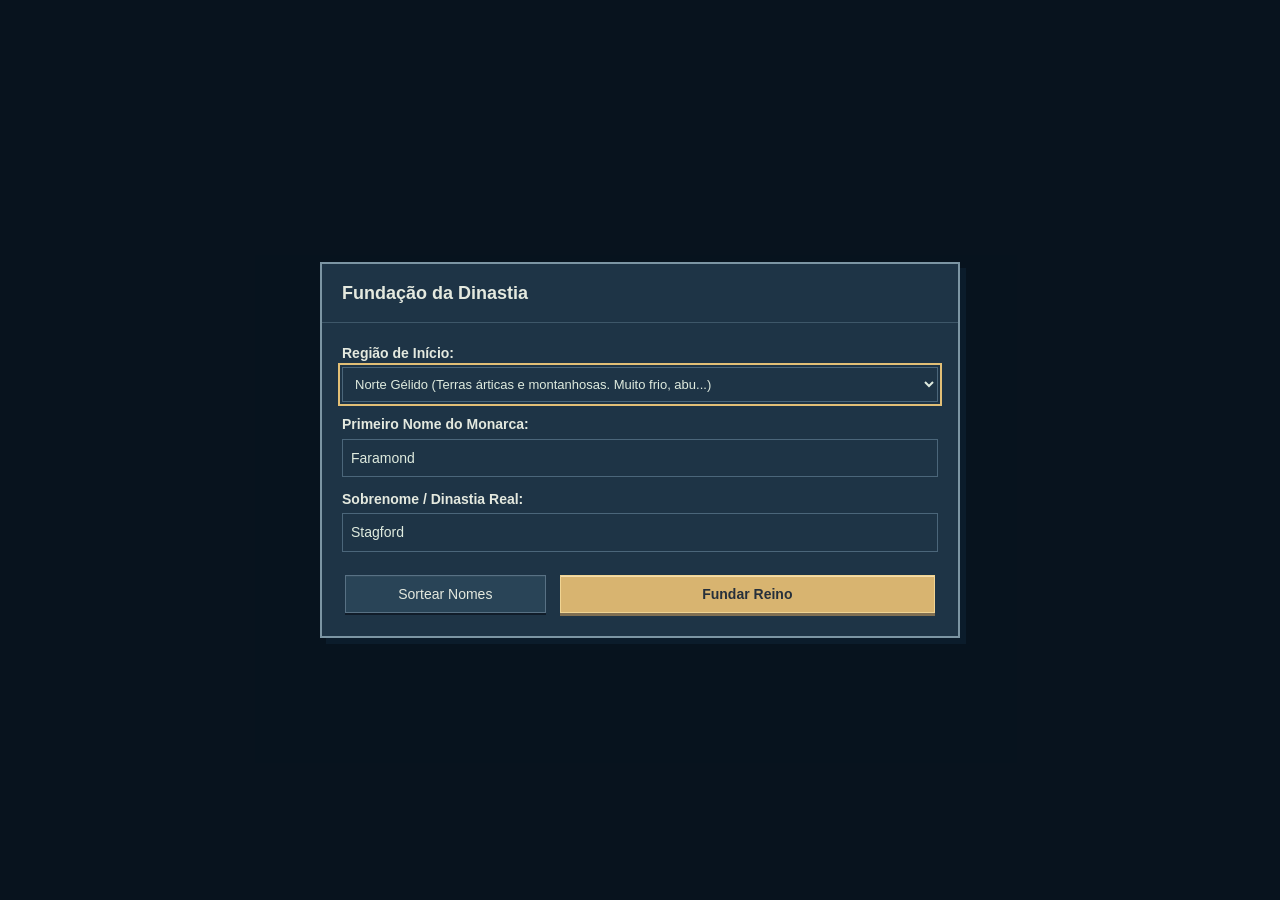
<file: index.html>
<!doctype html>
<html lang="pt-BR">
    <head>
        <meta charset="UTF-8">
        <meta name="viewport" content="width=device-width,initial-scale=1">
        <title>Império dos Pixels — O Norte Gélido</title>
        <meta name="description" content="Construa uma vila, proteja sua linhagem e governe o Norte Gélido. Um jogo local de estratégia e dinastia.">
        <link rel="icon" type="image/svg+xml" href="data:image/svg+xml,%3Csvg xmlns='http://www.w3.org/2000/svg' viewBox='0 0 32 32'%3E%3Crect width='32' height='32' rx='5' fill='%23131e22'/%3E%3Cpath d='M6 10l5 5 5-9 5 9 5-5-3 15H9z' fill='%23d3ac69'/%3E%3C/svg%3E">
        <link rel="stylesheet" href="style.css">
        <link rel="stylesheet" href="styles/campaign-map.css">
        <script type="importmap">{"imports":{"three":"./vendor/three/three.module.js"}}</script>

        <!-- No <head> do index.html -->
        <link rel="manifest" href="manifest.json">
        <meta name="theme-color" content="#142a3d">
        <meta name="mobile-web-app-capable" content="yes">
        <meta name="apple-mobile-web-app-status-bar-style" content="black-translucent">
        <meta name="apple-mobile-web-app-title" content="Império dos Pixels">
        <link rel="apple-touch-icon" href="assets/icon-192.png">

        <script>
        if ('serviceWorker' in navigator && location.protocol !== 'file:') {
            window.addEventListener('load', () => {
            navigator.serviceWorker.register('./sw.js')
                .then(() => console.log('PWA: Service Worker ativo!'))
                .catch((err) => console.error('PWA: Falha ao registrar Service Worker', err));
            });
        }
        </script>
    </head>
    <body>
        <aside id="file-mode-notice" hidden style="padding:12px 20px;background:#332b19;color:#f3dfaa;border-bottom:1px solid #96783f">
            Você abriu o arquivo diretamente. O navegador pode bloquear os retratos.
            Para jogar com a arte completa, execute <b>node tools/serve.mjs</b> nesta pasta e
            <a href="http://127.0.0.1:4173/" style="color:inherit">abra o jogo local</a>.
            Para levar sua campanha: <button data-action="export">Exportar progresso</button> e depois Menu → Importar progresso no jogo local.
        </aside>
        <script>document.getElementById('file-mode-notice').hidden = location.protocol !== 'file:';</script>
        <div id="app"></div>
        <div id="toast" role="status"></div>
        <dialog id="modal"></dialog>
        <script src="js/config/names.js"></script>
        <script src="js/config/config.js"></script>
        <script src="js/config/races.js"></script>
        <script src="js/config/race-assets.js"></script>
        <script src="js/core/utils.js"></script>
        <script src="js/art/art-state.js"></script>
        <script src="js/art/art-palette.js"></script>
        <script src="js/art/atlas-preparation.js"></script>
        <script src="js/art/legacy-composition.js"></script>
        <script src="js/art/art.js"></script>
        <script src="js/art/rank-atlas.js"></script>
        <script src="js/engine/race-genetics.js"></script>
        <script src="js/engine/calendar.js"></script>
        <script src="js/engine/reproduction.js"></script>
        <script src="js/paper-doll/campaign-identity.js"></script>
        <script type="module" src="js/paper-doll/campaign-renderer.mjs"></script>
        <script src="js/model/people-model.js"></script>
        <script src="js/model/people-relations.js"></script>
        <script src="js/economy/annual-economy.js"></script>
        <script src="js/economy/state-economy.js"></script>
        <script src="js/war/war-validation.js"></script>
        <script src="js/kingdom/family-chronicle.js"></script>
        <script src="js/core/save-validation.js"></script>
        <script src="js/recruitment/recruitment-system.js"></script>
        <script src="js/combat/battle-system.js"></script>
        <script src="js/village/village-views.js"></script>
        <script src="js/village/village-render.js"></script>
        <script src="js/village/game-state.js"></script>
        <script src="js/village/game.js"></script>
        <script src="js/map-3d/campaign-map.js"></script>
        <script src="js/village/village-dialogs.js"></script>
        <script src="js/village/village-events.js"></script>
        <script src="js/village/village-loop.js"></script>
        <script src="js/territory/provinces.js"></script>
        <script src="js/territory/realm-territory.js"></script>
        <script src="js/territory/territory-selection.js"></script>
        <script src="js/kingdom/peerage.js"></script>
        <script src="js/kingdom/noble-development.js"></script>
        <script src="js/kingdom/domain-autonomy.js"></script>
        <script src="js/war/conscription.js"></script>
        <script src="js/kingdom/feudal-actions.js"></script>
        <script src="js/war/dragons.js"></script>
        <script src="js/war/combatants.js"></script>
        <script src="js/war/world-societies.js"></script>
        <script src="js/war/community-life.js"></script>
        <script src="js/war/local-recruitment.js"></script>
        <script src="js/war/frontier-ai.js"></script>
        <script src="js/war/world-ui.js"></script>
        <script src="js/war/warfare.js"></script>
        <script src="js/war/war-ui.js"></script>
        <script src="js/kingdom/betrothals.js"></script>
        <script src="js/kingdom/betrothal-ui.js"></script>
        <script src="js/kingdom/vassal-aid.js"></script>
        <script src="js/kingdom/marriage-council.js"></script>
        <script src="js/kingdom/court-ui.js"></script>
        <script src="js/kingdom/kingdom.js"></script>
        <script src="js/engine/daily-cycle.js"></script>

    </body>
</html>
</file>
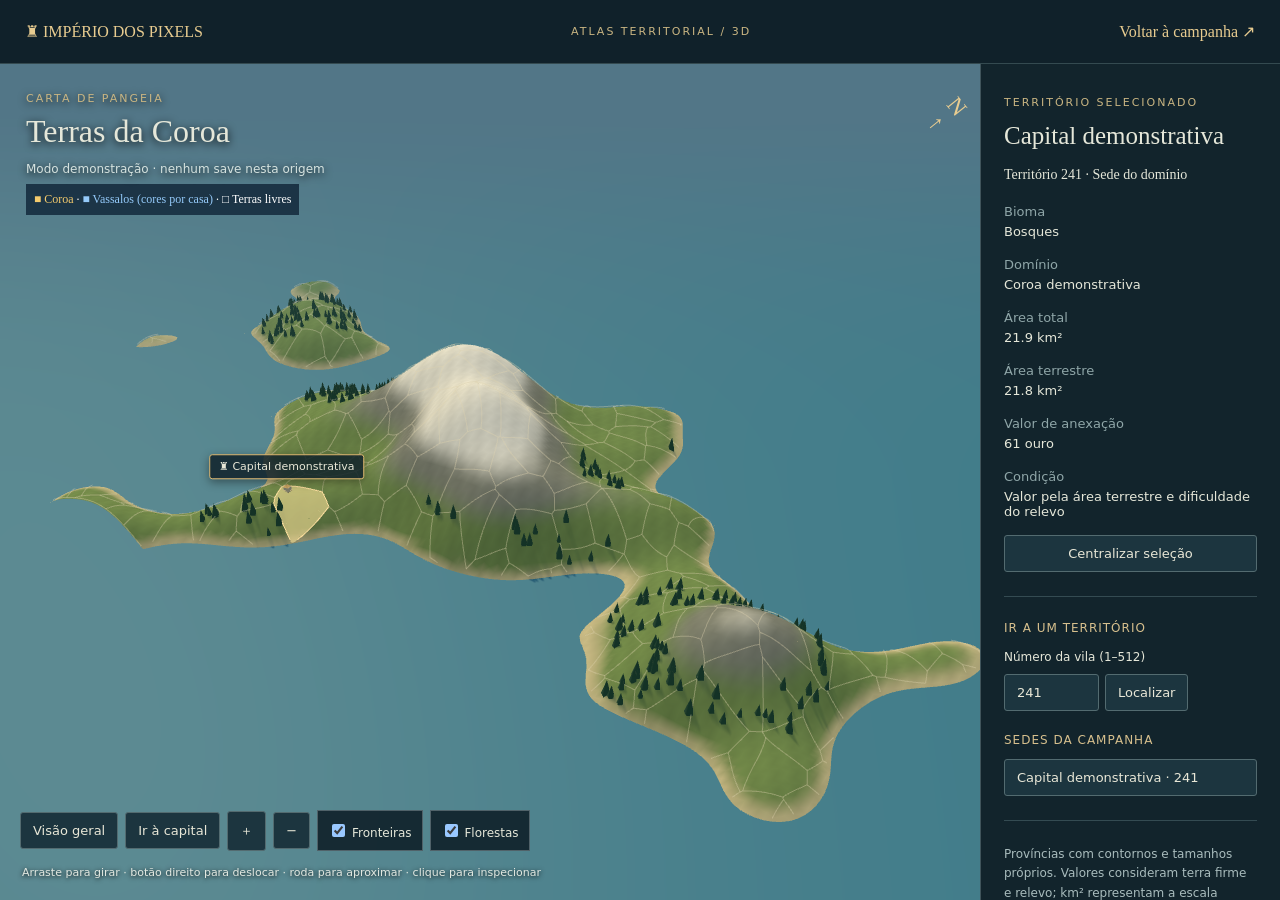
<file: map-3d.html>
<!doctype html>
<html lang="pt-BR">
<head>
  <meta charset="utf-8"><meta name="viewport" content="width=device-width,initial-scale=1">
  <title>Atlas 3D · Império dos Pixels</title>
  <link rel="stylesheet" href="styles/map-3d.css">
  <script type="importmap">{"imports":{"three":"./vendor/three/three.module.js"}}</script>
  <script type="module" src="js/map-3d/studio.mjs"></script>
</head>
<body>
  <header><a href="index.html">♜ IMPÉRIO DOS PIXELS</a><span>ATLAS TERRITORIAL / 3D</span><a href="index.html">Voltar à campanha ↗</a></header>
  <main>
    <section class="map-shell" aria-label="Exploração do mapa">
      <div class="map-title"><span class="eyebrow">CARTA DE PANGEIA</span><h1>Terras da Coroa</h1><p id="campaign-status">Carregando a carta…</p></div>
      <div id="viewport"><p class="loading" id="loading">Preparando relevo e territórios…</p></div>
      <div style="position:absolute;top:120px;left:26px;color:#fff;background:#142a3ddd;padding:8px;font-size:12px"><span style="color:#f4cb6d">■ Coroa</span> · <span style="color:#95cafa">■ Vassalos (cores por casa)</span> · □ Terras livres</div><div id="labels" aria-label="Sedes no mapa"></div>
      <div class="map-tools" aria-label="Câmera e camadas">
        <button id="home">Visão geral</button><button id="capital">Ir à capital</button>
        <button id="zoom-in" aria-label="Aproximar">＋</button><button id="zoom-out" aria-label="Afastar">−</button>
        <label><input id="borders" type="checkbox" checked> Fronteiras</label>
        <label><input id="forests" type="checkbox" checked> Florestas</label>
      </div>
      <p class="map-help">Arraste para girar · botão direito para deslocar · roda para aproximar · clique para inspecionar</p>
      <span class="compass" aria-label="Norte do mapa">N<br>↑</span>
    </section>
    <aside>
      <span class="eyebrow">TERRITÓRIO SELECIONADO</span><h2 id="territory-name">Selecione uma região</h2>
      <p id="territory-description">Explore o relevo e as terras da campanha.</p>
      <dl><dt>Bioma</dt><dd id="biome">—</dd><dt>Domínio</dt><dd id="owner">—</dd><dt>Área total</dt><dd id="area">—</dd><dt>Área terrestre</dt><dd id="land-area">—</dd><dt>Valor de anexação</dt><dd id="price">—</dd><dt>Condição</dt><dd id="condition">—</dd></dl>
      <button id="focus">Centralizar seleção</button>
      <hr><h3>Ir a um território</h3>
      <form id="find"><label for="tile-number">Número da vila (1–512)</label><div class="inline"><input id="tile-number" type="number" min="1" max="512" value="1" required><button>Localizar</button></div></form>
      <h3>Sedes da campanha</h3><div id="settlements"></div>
      <hr><p class="note">Províncias com contornos e tamanhos próprios. Valores consideram terra firme e relevo; km² representam a escala fictícia do mundo. Este é o mesmo mapa 3D usado na campanha.</p>
      <p class="note">Esta tela consulta o save. O tempo e as ordens continuam sendo controlados na campanha.</p>
      <button id="refresh">Atualizar dados da campanha</button>
      <p id="status" role="status" aria-live="polite"></p>
    </aside>
  </main>
  <noscript>Ative JavaScript e abra pelo servidor local para explorar o mapa.</noscript>
</body>
</html>
</file>
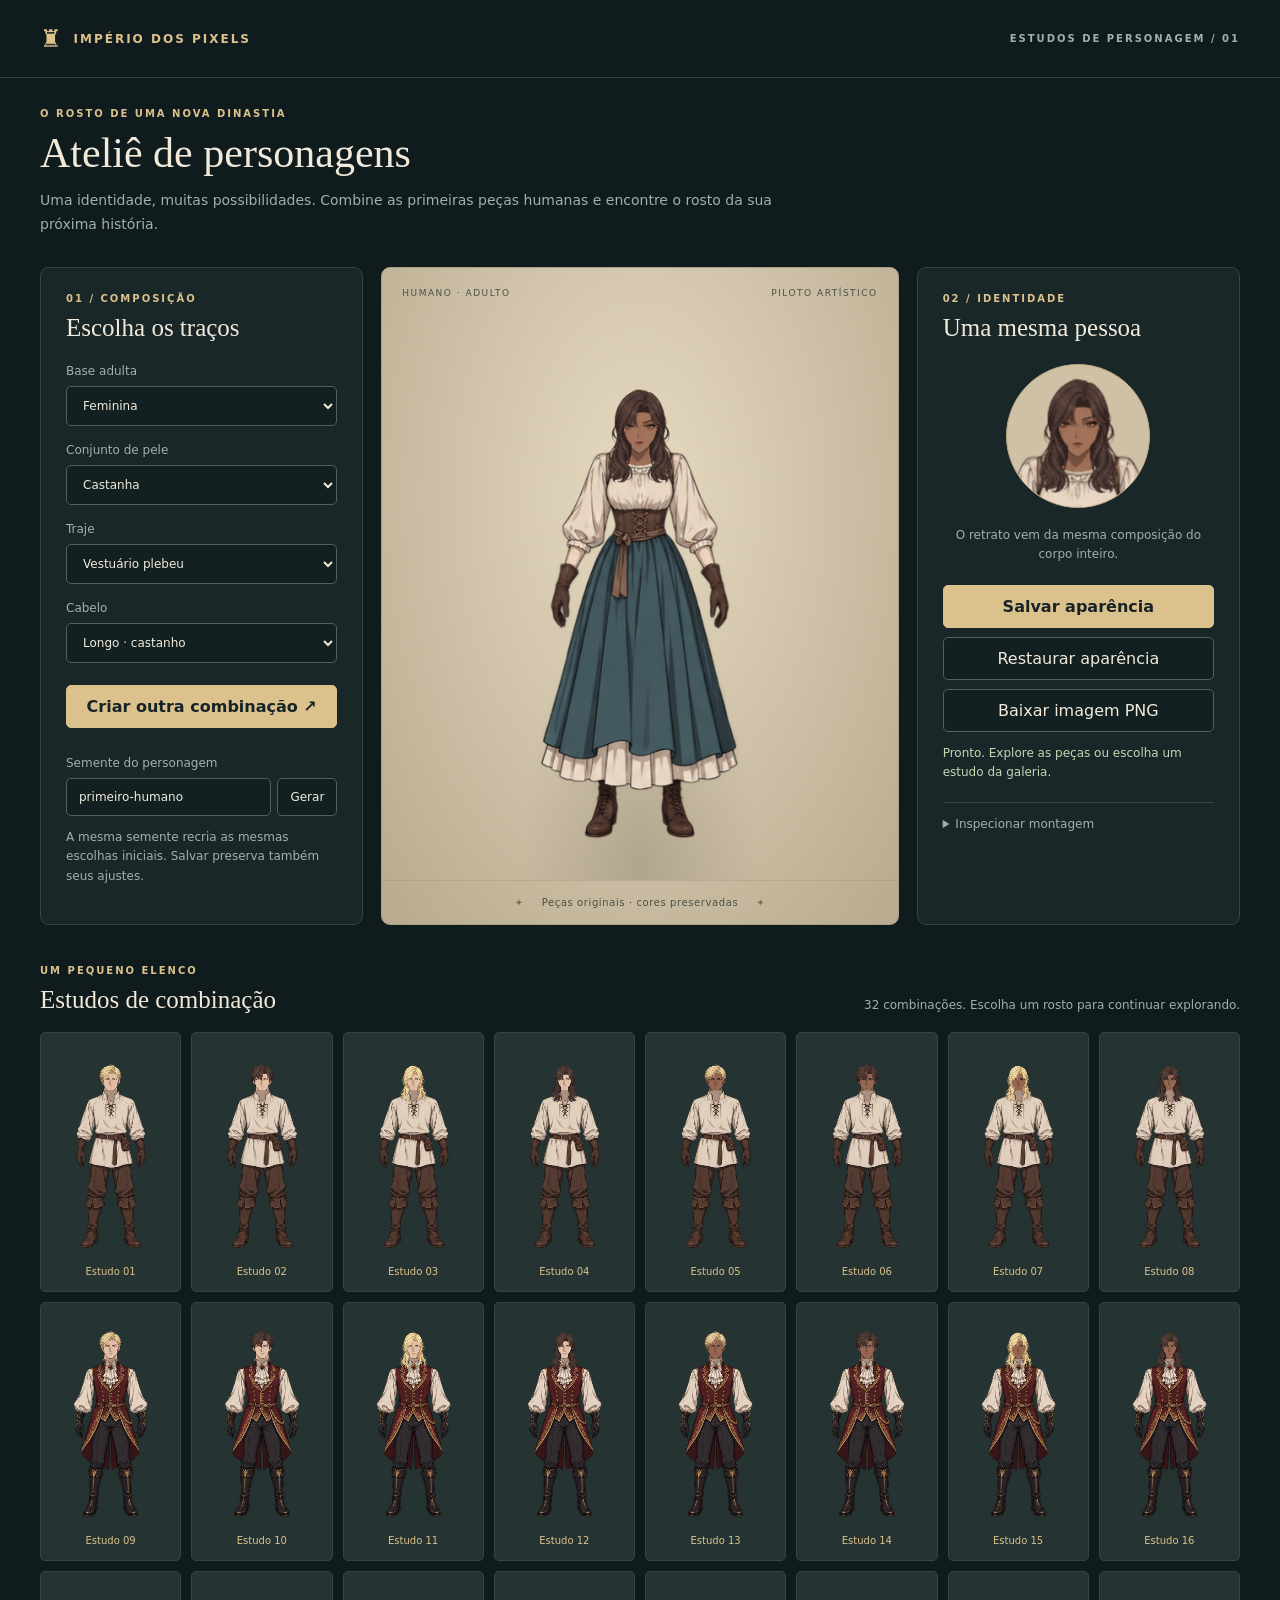
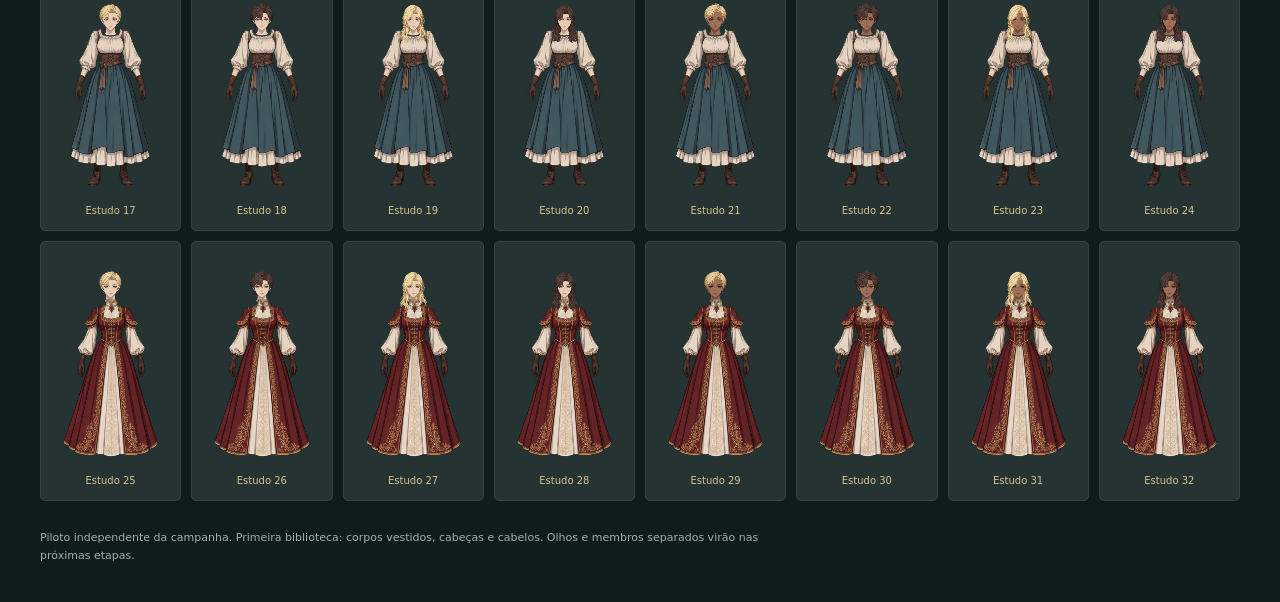
<file: paper-doll.html>
<!doctype html>
<html lang="pt-BR">
<head>
  <meta charset="utf-8">
  <meta name="viewport" content="width=device-width,initial-scale=1">
  <title>Ateliê de personagens · Império dos Pixels</title>
  <link rel="stylesheet" href="styles/paper-doll.css">
  <script type="module" src="js/paper-doll/studio.mjs"></script>
</head>
<body>
  <header class="masthead">
    <a class="wordmark" href="index.html">♜ <span>IMPÉRIO DOS PIXELS</span></a>
    <span class="edition">ESTUDOS DE PERSONAGEM / 01</span>
  </header>
  <main>
    <section class="intro">
      <p class="eyebrow">O ROSTO DE UMA NOVA DINASTIA</p>
      <h1>Ateliê de personagens</h1>
      <p>Uma identidade, muitas possibilidades. Combine as primeiras peças humanas e encontre o rosto da sua próxima história.</p>
    </section>
    <div class="studio">
      <section class="panel choices" aria-labelledby="choices-title">
        <p class="eyebrow">01 / COMPOSIÇÃO</p>
        <h2 id="choices-title">Escolha os traços</h2>
        <div id="controls"></div>
        <button id="randomize" class="primary" type="button">Criar outra combinação ↗</button>
        <div class="seed-control">
          <label for="seed">Semente do personagem</label>
          <div class="inline"><input id="seed" maxlength="120" value="primeiro-humano"><button id="generate" type="button">Gerar</button></div>
        </div>
        <p class="hint">A mesma semente recria as mesmas escolhas iniciais. Salvar preserva também seus ajustes.</p>
      </section>
      <section class="stage-panel" aria-label="Prévia do personagem">
        <div class="stage-caption"><span>HUMANO · ADULTO</span><span>PILOTO ARTÍSTICO</span></div>
        <div class="stage"><canvas id="character" width="384" height="640" role="img" aria-label="Personagem composto em camadas"></canvas></div>
        <div class="stage-bottom"><span class="ornament">✦</span><span>Peças originais · cores preservadas</span><span class="ornament">✦</span></div>
      </section>
      <aside class="panel identity" aria-labelledby="identity-title">
        <p class="eyebrow">02 / IDENTIDADE</p>
        <h2 id="identity-title">Uma mesma pessoa</h2>
        <canvas id="portrait" width="160" height="160" role="img" aria-label="Retrato recortado do personagem"></canvas>
        <p class="hint">O retrato vem da mesma composição do corpo inteiro.</p>
        <div class="actions"><button id="save" class="primary" type="button">Salvar aparência</button><button id="restore" type="button">Restaurar aparência</button><button id="export" type="button" disabled>Baixar imagem PNG</button></div>
        <p id="status" role="status" aria-live="polite">Carregando as peças do ateliê…</p>
        <details><summary>Inspecionar montagem</summary>
          <div class="layer-toggles">
            <label><input type="checkbox" data-layer="body" checked> Corpo vestido</label>
            <label><input type="checkbox" data-layer="head" checked> Cabeça e pescoço</label>
            <label><input type="checkbox" data-layer="hair" checked> Cabelo</label>
          </div>
          <pre id="recipe"></pre>
        </details>
      </aside>
    </div>
    <section class="gallery-section" aria-labelledby="gallery-title">
      <div class="section-heading"><div><p class="eyebrow">UM PEQUENO ELENCO</p><h2 id="gallery-title">Estudos de combinação</h2></div><p>32 combinações. Escolha um rosto para continuar explorando.</p></div>
      <div id="gallery" class="gallery"></div>
    </section>
    <footer>Piloto independente da campanha. Primeira biblioteca: corpos vestidos, cabeças e cabelos. Olhos e membros separados virão nas próximas etapas.</footer>
  </main>
</body>
</html>
</file>
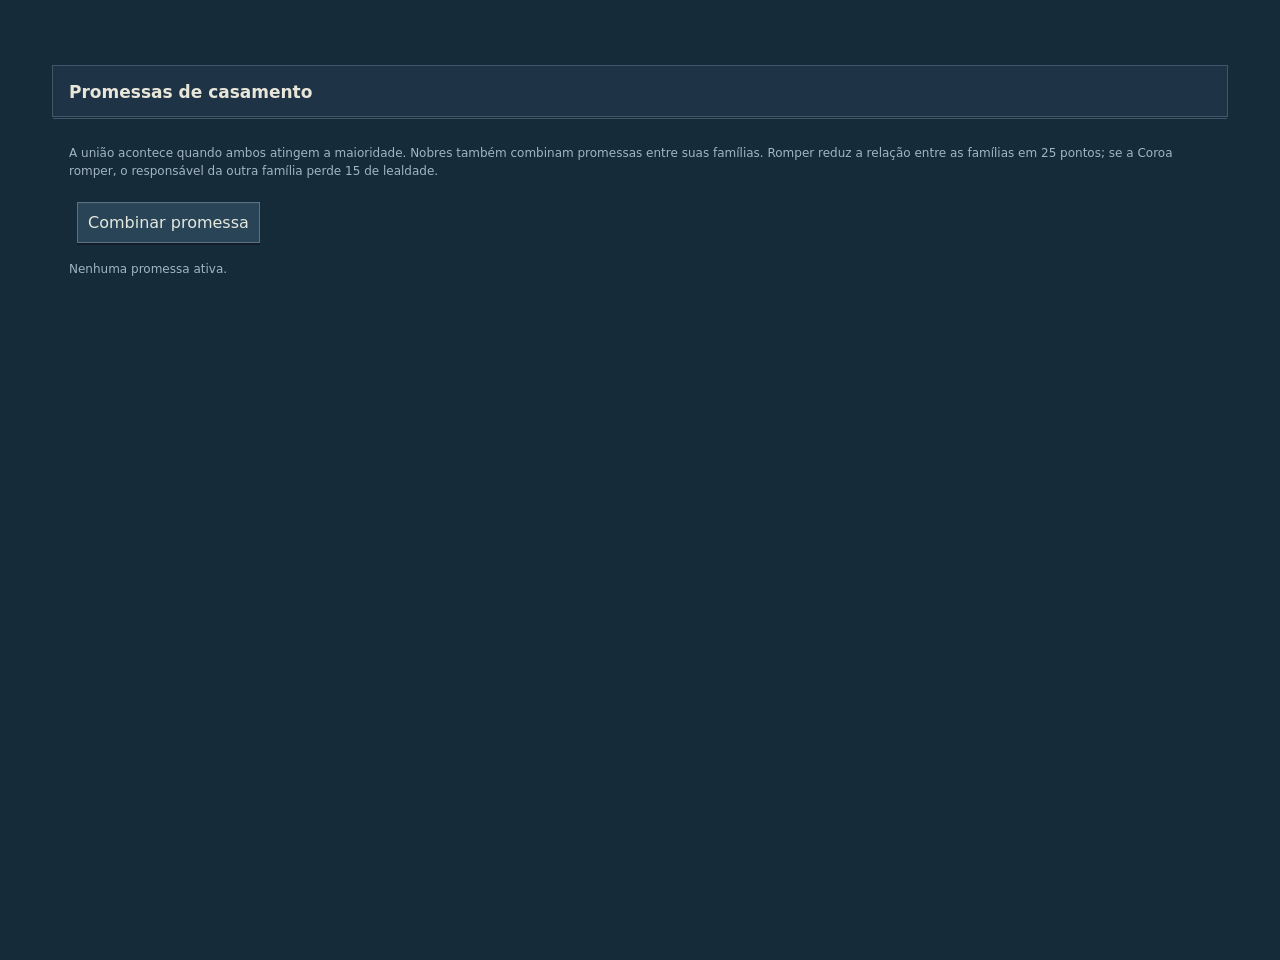
<file: tests/betrothal-preview.html>
<!doctype html><html lang="pt-BR"><meta charset="utf-8"><title>Teste isolado de promessas</title><link rel="stylesheet" href="../style.css"><style>body{background:#152b39;color:#e8e6d9;font:16px system-ui;padding:30px}button,select{padding:10px;margin:8px}dialog{max-width:700px}label{display:block}.proposal-card{padding:20px;border:1px solid #aaa}</style><main id="app"></main><dialog id="modal"><h2 id="heading"></h2><div id="body"></div><button onclick="this.closest('dialog').close()">Fechar</button></dialog><p id="notice"></p>
<script>
const state={day:1,king:'king',people:[{id:'king',name:'Rei',age:40,social:8},{id:'lord',name:'Barão',age:40,social:3},{id:'a',name:'Artur',age:16,sex:'M',parents:['king']},{id:'b',name:'Beatriz',age:17,sex:'F',parents:['lord']}].map(p=>({family:'Teste',alive:true,social:0,rank:2,parents:[],partners:[],...p}))};
const RANKS=['F','E','D'];const byId=id=>state.people.find(p=>p.id===id),alive=()=>state.people.filter(p=>p.alive),adult=p=>p?.alive&&p.age>=18,partners=p=>p.partners.map(x=>byId(x.id)),headOf=p=>byId(p.parents[0])||p,related=(a,b)=>a.parents.some(id=>b.parents.includes(id)),bloodDescendant=(p,id)=>p.parents.includes(id),esc=s=>String(s).replaceAll('&','&amp;').replaceAll('<','&lt;').replaceAll('"','&quot;'),personLink=p=>'<span>'+esc(p.name)+'</span>';
function log(s){document.querySelector('#notice').textContent=s}function toast(s){log(s)}function save(){}function refreshPersonModal(){}function render(){document.querySelector('#app').innerHTML=betrothalView()}function modal(title,body){document.querySelector('#heading').textContent=title;document.querySelector('#body').innerHTML=body;document.querySelector('#modal').showModal()}
</script><script src="../js/kingdom/betrothals.js"></script><script src="../js/kingdom/betrothal-ui.js"></script><script>render()</script></html>
</file>
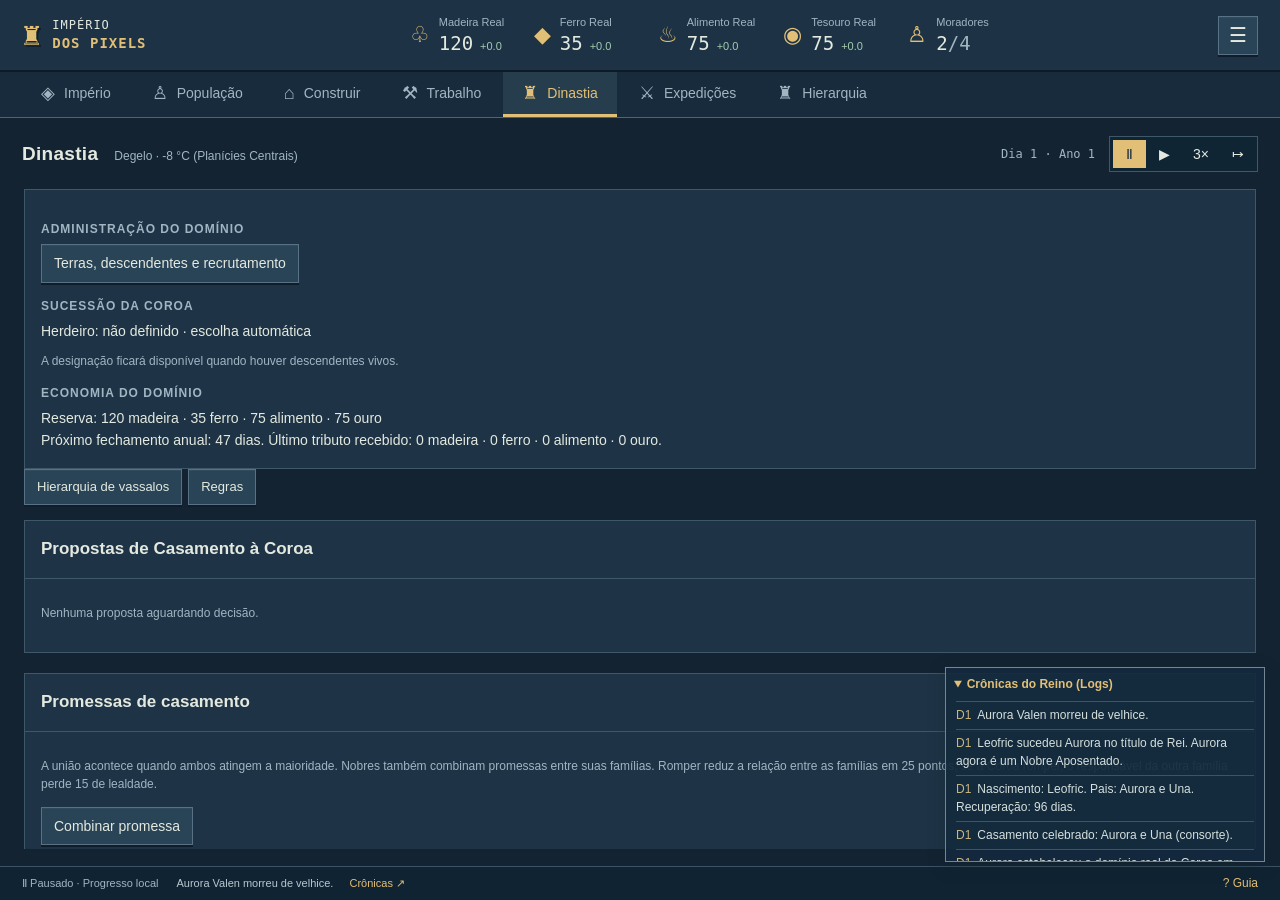
<file: tests/chronicle-preview.html>
<!doctype html>
<html lang="pt-BR">
    <head><base href="../"><script>const temporaryStore=new Map();Object.defineProperty(window,"localStorage",{value:{getItem:k=>temporaryStore.get(k)||null,setItem:(k,v)=>temporaryStore.set(k,String(v)),removeItem:k=>temporaryStore.delete(k)}});</script>
        <meta charset="UTF-8">
        <meta name="viewport" content="width=device-width,initial-scale=1">
        <title>Império dos Pixels — O Norte Gélido</title>
        <meta name="description" content="Construa uma vila, proteja sua linhagem e governe o Norte Gélido. Um jogo local de estratégia e dinastia.">
        <link rel="icon" type="image/svg+xml" href="data:image/svg+xml,%3Csvg xmlns='http://www.w3.org/2000/svg' viewBox='0 0 32 32'%3E%3Crect width='32' height='32' rx='5' fill='%23131e22'/%3E%3Cpath d='M6 10l5 5 5-9 5 9 5-5-3 15H9z' fill='%23d3ac69'/%3E%3C/svg%3E">
        <link rel="stylesheet" href="style.css">
        <link rel="stylesheet" href="styles/campaign-map.css">
        <script type="importmap">{"imports":{"three":"./vendor/three/three.module.js"}}</script>

        <!-- No <head> do index.html -->
        <link rel="manifest" href="manifest.json">
        <meta name="theme-color" content="#142a3d">
        <meta name="mobile-web-app-capable" content="yes">
        <meta name="apple-mobile-web-app-status-bar-style" content="black-translucent">
        <meta name="apple-mobile-web-app-title" content="Império dos Pixels">
        <link rel="apple-touch-icon" href="assets/icon-192.png">

        
    </head>
    <body>
        <aside id="file-mode-notice" hidden style="padding:12px 20px;background:#332b19;color:#f3dfaa;border-bottom:1px solid #96783f">
            Você abriu o arquivo diretamente. O navegador pode bloquear os retratos.
            Para jogar com a arte completa, execute <b>node tools/serve.mjs</b> nesta pasta e
            <a href="http://127.0.0.1:4173/" style="color:inherit">abra o jogo local</a>.
            Para levar sua campanha: <button data-action="export">Exportar progresso</button> e depois Menu → Importar progresso no jogo local.
        </aside>
        <script>document.getElementById('file-mode-notice').hidden = location.protocol !== 'file:';</script>
        <div id="app"></div>
        <div id="toast" role="status"></div>
        <dialog id="modal"></dialog>
        <script src="js/config/names.js"></script>
        <script src="js/config/config.js"></script>
        <script src="js/config/races.js"></script>
        <script src="js/config/race-assets.js"></script>
        <script src="js/core/utils.js"></script>
        <script src="js/art/art-state.js"></script>
        <script src="js/art/art-palette.js"></script>
        <script src="js/art/atlas-preparation.js"></script>
        <script src="js/art/legacy-composition.js"></script>
        <script src="js/art/art.js"></script>
        <script src="js/art/rank-atlas.js"></script>
        <script src="js/engine/race-genetics.js"></script>
        <script src="js/engine/calendar.js"></script>
        <script src="js/engine/reproduction.js"></script>
        <script src="js/paper-doll/campaign-identity.js"></script>
        <script type="module" src="js/paper-doll/campaign-renderer.mjs"></script>
        <script src="js/model/people-model.js"></script>
        <script src="js/model/people-relations.js"></script>
        <script src="js/economy/annual-economy.js"></script>
        <script src="js/economy/state-economy.js"></script>
        <script src="js/war/war-validation.js"></script>
        <script src="js/kingdom/family-chronicle.js"></script>
        <script src="js/core/save-validation.js"></script>
        <script src="js/recruitment/recruitment-system.js"></script>
        <script src="js/combat/battle-system.js"></script>
        <script src="js/village/village-views.js"></script>
        <script src="js/village/village-render.js"></script>
        <script src="js/village/game-state.js"></script>
        <script src="js/village/game.js"></script>
        <script src="js/map-3d/campaign-map.js"></script>
        <script src="js/village/village-dialogs.js"></script>
        <script src="js/village/village-events.js"></script>
        
        <script src="js/territory/provinces.js"></script>
        <script src="js/territory/realm-territory.js"></script>
        <script src="js/territory/territory-selection.js"></script>
        <script src="js/kingdom/peerage.js"></script>
        <script src="js/kingdom/noble-development.js"></script>
        <script src="js/kingdom/domain-autonomy.js"></script>
        <script src="js/war/conscription.js"></script>
        <script src="js/kingdom/feudal-actions.js"></script>
        <script src="js/war/dragons.js"></script>
        <script src="js/war/combatants.js"></script>
        <script src="js/war/world-societies.js"></script>
<script src="js/war/community-life.js"></script>
<script src="js/war/local-recruitment.js"></script>
        <script src="js/war/frontier-ai.js"></script>
        <script src="js/war/world-ui.js"></script>
        <script src="js/war/warfare.js"></script>
        <script src="js/war/war-ui.js"></script>
        <script src="js/kingdom/betrothals.js"></script>
        <script src="js/kingdom/betrothal-ui.js"></script>
        <script src="js/kingdom/vassal-aid.js"></script>
<script src="js/kingdom/marriage-council.js"></script>
<script src="js/kingdom/court-ui.js"></script>
<script src="js/kingdom/kingdom.js"></script>
        <script src="js/engine/daily-cycle.js"></script>

    <script>
state=initial('central','Aurora','Valen');upgradeKingdom();speed=0;
const founder=byId(state.king);founder.age=30;founder.level=5;
const mate=makePerson({age:25,sex:founder.sex==='M'?'F':'M'});mate.level=5;state.people.push(mate);ensurePerson(mate);unite(founder,mate);
const mother=founder.sex==='F'?founder:mate,father=founder.sex==='M'?founder:mate;
mother.reproduction={version:1,pregnancy:{fatherId:father.id,babies:1,recoveryDays:24},nextAttemptDay:1,recoveryUntil:0};deliverPregnancy(mother);
const child=state.people.at(-1);child.age=25;child.level=5;founder.heir=child.id;succession(founder);death(founder,'de velhice');
const target=state.warfare.realms[0].tiles[0];Warfare.conquer(target,'crown',child);Warfare.conquer(target,state.warfare.realms[0].id);
validateSave(JSON.parse(JSON.stringify(state)));isMandatoryModal=false;document.querySelector('#modal').close();view='dynasty';render();
</script></body>
</html>
</file>
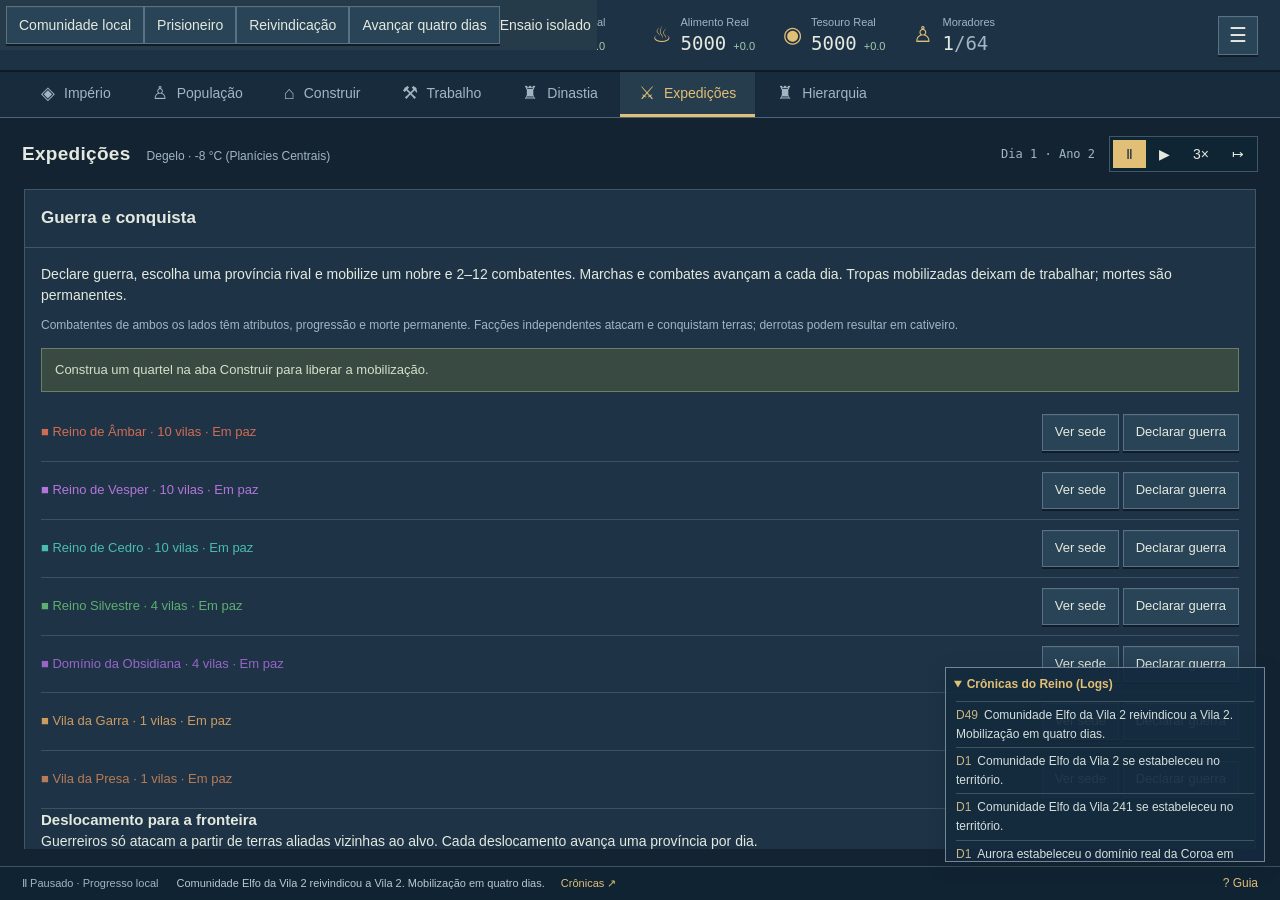
<file: tests/communities-preview.html>
<!doctype html>
<html lang="pt-BR">
    <head><base href="../"><script>const temporaryStore=new Map();Object.defineProperty(window,"localStorage",{value:{getItem:k=>temporaryStore.get(k)||null,setItem:(k,v)=>temporaryStore.set(k,String(v)),removeItem:k=>temporaryStore.delete(k)}});</script>
        <meta charset="UTF-8">
        <meta name="viewport" content="width=device-width,initial-scale=1">
        <title>Império dos Pixels — O Norte Gélido</title>
        <meta name="description" content="Construa uma vila, proteja sua linhagem e governe o Norte Gélido. Um jogo local de estratégia e dinastia.">
        <link rel="icon" type="image/svg+xml" href="data:image/svg+xml,%3Csvg xmlns='http://www.w3.org/2000/svg' viewBox='0 0 32 32'%3E%3Crect width='32' height='32' rx='5' fill='%23131e22'/%3E%3Cpath d='M6 10l5 5 5-9 5 9 5-5-3 15H9z' fill='%23d3ac69'/%3E%3C/svg%3E">
        <link rel="stylesheet" href="style.css">
        <link rel="stylesheet" href="styles/campaign-map.css">
        <script type="importmap">{"imports":{"three":"./vendor/three/three.module.js"}}</script>

        <!-- No <head> do index.html -->
        <link rel="manifest" href="manifest.json">
        <meta name="theme-color" content="#142a3d">
        <meta name="mobile-web-app-capable" content="yes">
        <meta name="apple-mobile-web-app-status-bar-style" content="black-translucent">
        <meta name="apple-mobile-web-app-title" content="Império dos Pixels">
        <link rel="apple-touch-icon" href="assets/icon-192.png">

        
    </head>
    <body>
        <aside id="file-mode-notice" hidden style="padding:12px 20px;background:#332b19;color:#f3dfaa;border-bottom:1px solid #96783f">
            Você abriu o arquivo diretamente. O navegador pode bloquear os retratos.
            Para jogar com a arte completa, execute <b>node tools/serve.mjs</b> nesta pasta e
            <a href="http://127.0.0.1:4173/" style="color:inherit">abra o jogo local</a>.
            Para levar sua campanha: <button data-action="export">Exportar progresso</button> e depois Menu → Importar progresso no jogo local.
        </aside>
        <script>document.getElementById('file-mode-notice').hidden = location.protocol !== 'file:';</script>
        <div id="app"></div>
        <div id="toast" role="status"></div>
        <dialog id="modal"></dialog>
        <script src="js/config/names.js"></script>
        <script src="js/config/config.js"></script>
        <script src="js/config/races.js"></script>
        <script src="js/config/race-assets.js"></script>
        <script src="js/core/utils.js"></script>
        <script src="js/art/art-state.js"></script>
        <script src="js/art/art-palette.js"></script>
        <script src="js/art/atlas-preparation.js"></script>
        <script src="js/art/legacy-composition.js"></script>
        <script src="js/art/art.js"></script>
        <script src="js/art/rank-atlas.js"></script>
        <script src="js/engine/race-genetics.js"></script>
        <script src="js/engine/calendar.js"></script>
        <script src="js/engine/reproduction.js"></script>
        <script src="js/paper-doll/campaign-identity.js"></script>
        <script type="module" src="js/paper-doll/campaign-renderer.mjs"></script>
        <script src="js/model/people-model.js"></script>
        <script src="js/model/people-relations.js"></script>
        <script src="js/economy/annual-economy.js"></script>
        <script src="js/economy/state-economy.js"></script>
        <script src="js/war/war-validation.js"></script>
        <script src="js/kingdom/family-chronicle.js"></script>
        <script src="js/core/save-validation.js"></script>
        <script src="js/recruitment/recruitment-system.js"></script>
        <script src="js/combat/battle-system.js"></script>
        <script src="js/village/village-views.js"></script>
        <script src="js/village/village-render.js"></script>
        <script src="js/village/game-state.js"></script>
        <script src="js/village/game.js"></script>
        <script src="js/map-3d/campaign-map.js"></script>
        <script src="js/village/village-dialogs.js"></script>
        <script src="js/village/village-events.js"></script>
        
        <script src="js/territory/provinces.js"></script>
        <script src="js/territory/realm-territory.js"></script>
        <script src="js/territory/territory-selection.js"></script>
        <script src="js/kingdom/peerage.js"></script>
        <script src="js/kingdom/noble-development.js"></script>
        <script src="js/kingdom/domain-autonomy.js"></script>
        <script src="js/war/conscription.js"></script>
        <script src="js/kingdom/feudal-actions.js"></script>
        <script src="js/war/dragons.js"></script>
        <script src="js/war/combatants.js"></script>
        <script src="js/war/world-societies.js"></script>
        <script src="js/war/community-life.js"></script>
        <script src="js/war/local-recruitment.js"></script>
        <script src="js/war/frontier-ai.js"></script>
        <script src="js/war/world-ui.js"></script>
        <script src="js/war/warfare.js"></script>
        <script src="js/war/war-ui.js"></script>
        <script src="js/kingdom/betrothals.js"></script>
        <script src="js/kingdom/betrothal-ui.js"></script>
        <script src="js/kingdom/vassal-aid.js"></script>
<script src="js/kingdom/marriage-council.js"></script>
<script src="js/kingdom/court-ui.js"></script>
<script src="js/kingdom/kingdom.js"></script>
        <script src="js/engine/daily-cycle.js"></script>

    <script>
state=initial('central','Aurora','Valen');state.gold=5000;state.food=5000;state.buildings.home=10;state.buildings.fire=1;upgradeKingdom();speed=0;
for(const k in byId(state.king).attrs)byId(state.king).attrs[k]=500;
const home=state.capitalIndex??240;
const localRace=ACTIVE_RACES.filter(r=>r!=='human').find(r=>WorldSocieties.allowed(r,home));
const localGroup=CommunityLife.create(localRace,home);
const prisoner=WorldSocieties.all().find(p=>p.realm);prisoner.capturedBy='crown';prisoner.location=home;
const target=TerritoryGeometry.all().provinces.find(p=>p.price!==null&&p.landArea>2&&!Warfare.owner(p.index)&&!Warfare.owned().has(p.index)&&WorldSocieties.allowed('elf',p.index)).index;
const rebels=CommunityLife.create('elf',target);const fourth=WorldSocieties.create('elf',null,target);fourth.communityId=rebels.id;
state.day=49;rebels.treasury={wood:0,iron:0,food:100,gold:100};CommunityLife.claim(rebels);state.warfare.nextCommunityDay=73;
isMandatoryModal=false;document.querySelector('#modal').close();view='army';render();
const controls=document.createElement('div');controls.style='position:fixed;top:0;left:0;z-index:500;background:#263b49;padding:6px';controls.innerHTML='<button id="demo-community">Comunidade local</button><button id="demo-prisoner">Prisioneiro</button><button id="demo-claim">Reivindicação</button><button id="demo-resolve">Avançar quatro dias</button><span id="demo-status">Ensaio isolado</span>';document.body.append(controls);
document.querySelector('#demo-community').onclick=()=>worldPersonCard(CommunityLife.members(localGroup)[0]?.id);
document.querySelector('#demo-prisoner').onclick=()=>worldPersonCard(prisoner.id);
document.querySelector('#demo-claim').onclick=()=>modal('Reivindicação territorial',communitySummary(target));
document.querySelector('#demo-resolve').onclick=()=>{for(let n=0;n<4;n++)advance();validateSave(JSON.parse(JSON.stringify(state)));document.querySelector('#demo-status').textContent='Save validado · '+rebels.status;};
validateSave(JSON.parse(JSON.stringify(state)));
</script></body>
</html>
</file>
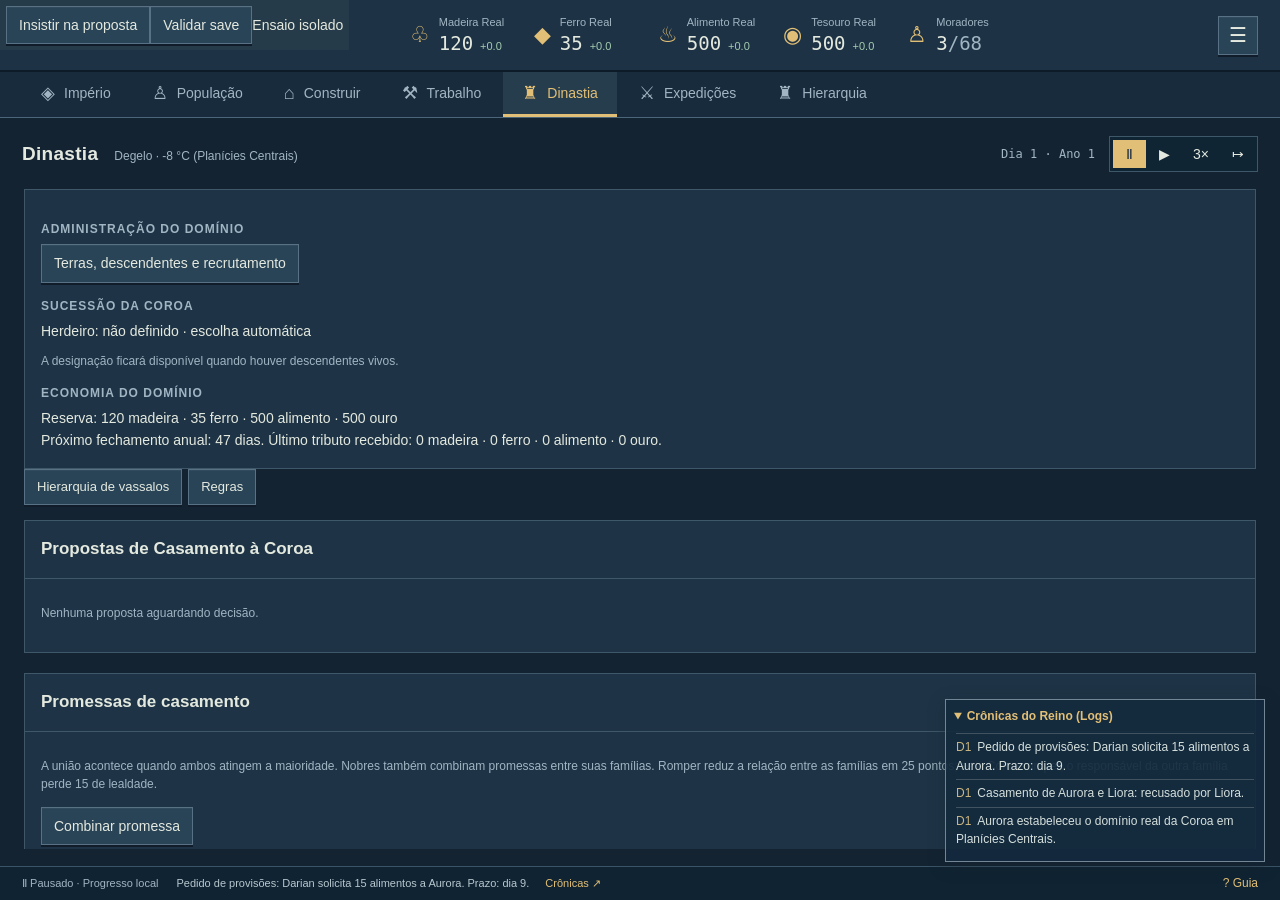
<file: tests/court-preview.html>
<!doctype html>
<html lang="pt-BR">
    <head><base href="../"><script>const temporaryStore=new Map();Object.defineProperty(window,"localStorage",{value:{getItem:k=>temporaryStore.get(k)||null,setItem:(k,v)=>temporaryStore.set(k,String(v)),removeItem:k=>temporaryStore.delete(k)}});</script>
        <meta charset="UTF-8">
        <meta name="viewport" content="width=device-width,initial-scale=1">
        <title>Império dos Pixels — O Norte Gélido</title>
        <meta name="description" content="Construa uma vila, proteja sua linhagem e governe o Norte Gélido. Um jogo local de estratégia e dinastia.">
        <link rel="icon" type="image/svg+xml" href="data:image/svg+xml,%3Csvg xmlns='http://www.w3.org/2000/svg' viewBox='0 0 32 32'%3E%3Crect width='32' height='32' rx='5' fill='%23131e22'/%3E%3Cpath d='M6 10l5 5 5-9 5 9 5-5-3 15H9z' fill='%23d3ac69'/%3E%3C/svg%3E">
        <link rel="stylesheet" href="style.css">
        <link rel="stylesheet" href="styles/campaign-map.css">
        <script type="importmap">{"imports":{"three":"./vendor/three/three.module.js"}}</script>

        <!-- No <head> do index.html -->
        <link rel="manifest" href="manifest.json">
        <meta name="theme-color" content="#142a3d">
        <meta name="mobile-web-app-capable" content="yes">
        <meta name="apple-mobile-web-app-status-bar-style" content="black-translucent">
        <meta name="apple-mobile-web-app-title" content="Império dos Pixels">
        <link rel="apple-touch-icon" href="assets/icon-192.png">

        
    </head>
    <body>
        <aside id="file-mode-notice" hidden style="padding:12px 20px;background:#332b19;color:#f3dfaa;border-bottom:1px solid #96783f">
            Você abriu o arquivo diretamente. O navegador pode bloquear os retratos.
            Para jogar com a arte completa, execute <b>node tools/serve.mjs</b> nesta pasta e
            <a href="http://127.0.0.1:4173/" style="color:inherit">abra o jogo local</a>.
            Para levar sua campanha: <button data-action="export">Exportar progresso</button> e depois Menu → Importar progresso no jogo local.
        </aside>
        <script>document.getElementById('file-mode-notice').hidden = location.protocol !== 'file:';</script>
        <div id="app"></div>
        <div id="toast" role="status"></div>
        <dialog id="modal"></dialog>
        <script src="js/config/names.js"></script>
        <script src="js/config/config.js"></script>
        <script src="js/config/races.js"></script>
        <script src="js/config/race-assets.js"></script>
        <script src="js/core/utils.js"></script>
        <script src="js/art/art-state.js"></script>
        <script src="js/art/art-palette.js"></script>
        <script src="js/art/atlas-preparation.js"></script>
        <script src="js/art/legacy-composition.js"></script>
        <script src="js/art/art.js"></script>
        <script src="js/art/rank-atlas.js"></script>
        <script src="js/engine/race-genetics.js"></script>
        <script src="js/engine/calendar.js"></script>
        <script src="js/engine/reproduction.js"></script>
        <script src="js/paper-doll/campaign-identity.js"></script>
        <script type="module" src="js/paper-doll/campaign-renderer.mjs"></script>
        <script src="js/model/people-model.js"></script>
        <script src="js/model/people-relations.js"></script>
        <script src="js/economy/annual-economy.js"></script>
        <script src="js/economy/state-economy.js"></script>
        <script src="js/war/war-validation.js"></script>
        <script src="js/kingdom/family-chronicle.js"></script>
        <script src="js/core/save-validation.js"></script>
        <script src="js/recruitment/recruitment-system.js"></script>
        <script src="js/combat/battle-system.js"></script>
        <script src="js/village/village-views.js"></script>
        <script src="js/village/village-render.js"></script>
        <script src="js/village/game-state.js"></script>
        <script src="js/village/game.js"></script>
        <script src="js/map-3d/campaign-map.js"></script>
        <script src="js/village/village-dialogs.js"></script>
        <script src="js/village/village-events.js"></script>
        
        <script src="js/territory/provinces.js"></script>
        <script src="js/territory/realm-territory.js"></script>
        <script src="js/territory/territory-selection.js"></script>
        <script src="js/kingdom/peerage.js"></script>
        <script src="js/kingdom/noble-development.js"></script>
        <script src="js/kingdom/domain-autonomy.js"></script>
        <script src="js/war/conscription.js"></script>
        <script src="js/kingdom/feudal-actions.js"></script>
        <script src="js/war/dragons.js"></script>
        <script src="js/war/combatants.js"></script>
        <script src="js/war/world-societies.js"></script>
        <script src="js/war/community-life.js"></script>
        <script src="js/war/local-recruitment.js"></script>
        <script src="js/war/frontier-ai.js"></script>
        <script src="js/war/world-ui.js"></script>
        <script src="js/war/warfare.js"></script>
        <script src="js/war/war-ui.js"></script>
        <script src="js/kingdom/betrothals.js"></script>
        <script src="js/kingdom/betrothal-ui.js"></script>
        <script src="js/kingdom/vassal-aid.js"></script>
<script src="js/kingdom/marriage-council.js"></script>
<script src="js/kingdom/court-ui.js"></script>
<script src="js/kingdom/kingdom.js"></script>
        <script src="js/engine/daily-cycle.js"></script>

    <script>
state=initial('central','Aurora','Valen');state.gold=500;state.food=500;state.buildings.home=10;upgradeKingdom();speed=0;
const monarch=byId(state.king), suitor=makePerson({age:25,sex:monarch.sex==='M'?'F':'M'});suitor.name='Liora';state.people.push(suitor);ensurePerson(suitor);
const negotiation=MarriageCouncil.refuse(monarch,suitor,[suitor]);negotiation.rejected[0].demand={type:'gold',amount:60};
const lord=makePerson({age:30});lord.name='Darian';state.people.push(lord);ensurePerson(lord);lord.social=2;lord.houseHead=lord.id;lord.liege=state.king;lord.tiles=[state.royalLands.pop()];lord.treasury={food:0,wood:20,iron:20,gold:20};VassalAid.request(lord);
isMandatoryModal=false;document.querySelector('#modal').close();view='dynasty';render();
const controls=document.createElement('div');controls.style='position:fixed;top:0;left:0;z-index:500;background:#263b49;padding:6px';controls.innerHTML='<button id="demo-insist">Insistir na proposta</button><button id="demo-validate">Validar save</button><span id="demo-status">Ensaio isolado</span>';document.body.append(controls);
document.querySelector('#demo-insist').onclick=()=>{MarriageCouncil.propose(monarch,suitor);render();};
document.querySelector('#demo-validate').onclick=()=>{validateSave(JSON.parse(JSON.stringify(state)));document.querySelector('#demo-status').textContent='Save válido · ouro '+state.gold+' · alimentos '+state.food+' · união '+partners(monarch).length+' · auxílio '+state.aidRequests[0].status;};
validateSave(JSON.parse(JSON.stringify(state)));
</script></body></html>
</file>
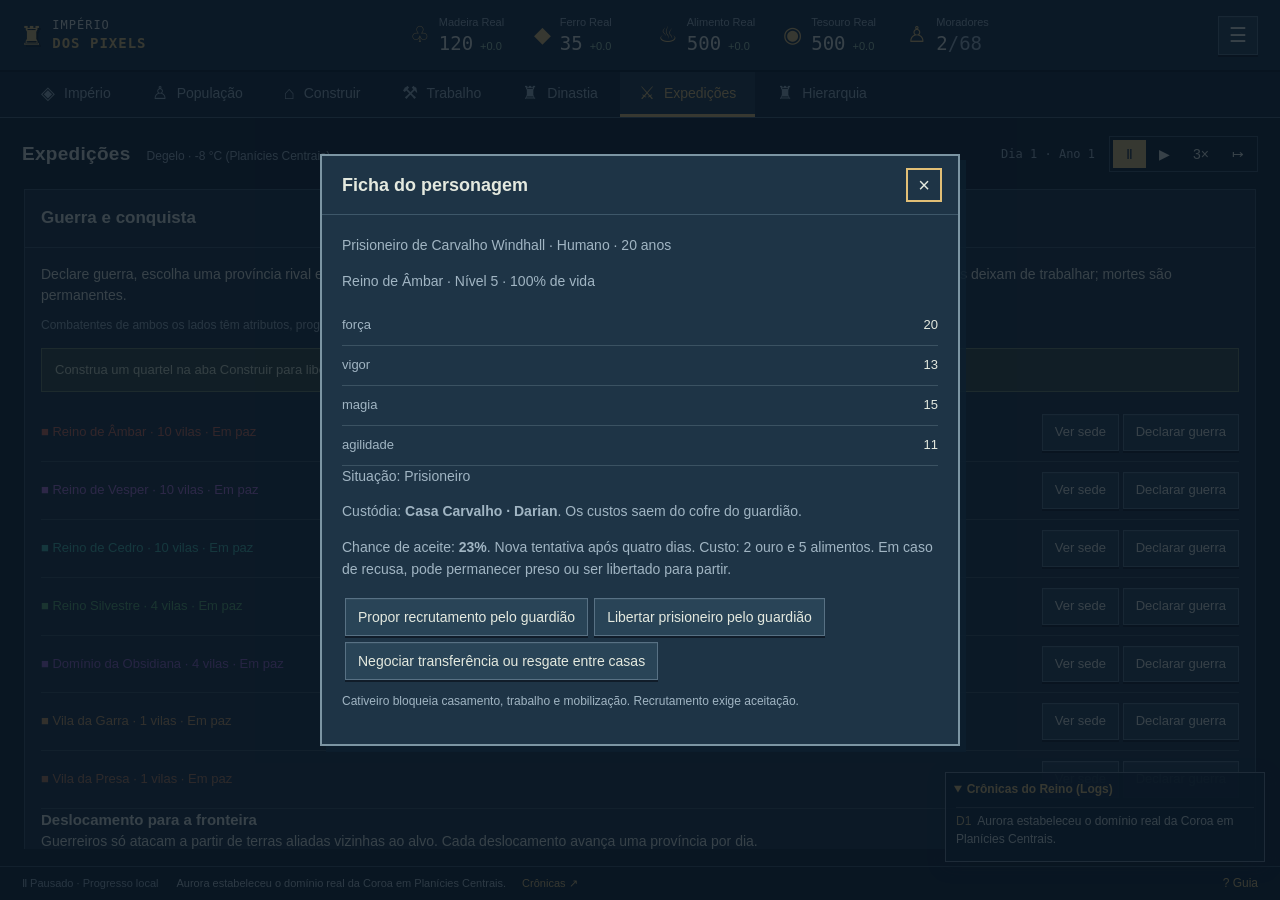
<file: tests/custody-preview.html>
<!doctype html>
<html lang="pt-BR">
    <head><base href="../"><script>const temporaryStore=new Map();Object.defineProperty(window,"localStorage",{value:{getItem:k=>temporaryStore.get(k)||null,setItem:(k,v)=>temporaryStore.set(k,String(v)),removeItem:k=>temporaryStore.delete(k)}});</script>
        <meta charset="UTF-8">
        <meta name="viewport" content="width=device-width,initial-scale=1">
        <title>Império dos Pixels — O Norte Gélido</title>
        <meta name="description" content="Construa uma vila, proteja sua linhagem e governe o Norte Gélido. Um jogo local de estratégia e dinastia.">
        <link rel="icon" type="image/svg+xml" href="data:image/svg+xml,%3Csvg xmlns='http://www.w3.org/2000/svg' viewBox='0 0 32 32'%3E%3Crect width='32' height='32' rx='5' fill='%23131e22'/%3E%3Cpath d='M6 10l5 5 5-9 5 9 5-5-3 15H9z' fill='%23d3ac69'/%3E%3C/svg%3E">
        <link rel="stylesheet" href="style.css">
        <link rel="stylesheet" href="styles/campaign-map.css">
        <script type="importmap">{"imports":{"three":"./vendor/three/three.module.js"}}</script>

        <!-- No <head> do index.html -->
        <link rel="manifest" href="manifest.json">
        <meta name="theme-color" content="#142a3d">
        <meta name="mobile-web-app-capable" content="yes">
        <meta name="apple-mobile-web-app-status-bar-style" content="black-translucent">
        <meta name="apple-mobile-web-app-title" content="Império dos Pixels">
        <link rel="apple-touch-icon" href="assets/icon-192.png">

        
    </head>
    <body>
        <aside id="file-mode-notice" hidden style="padding:12px 20px;background:#332b19;color:#f3dfaa;border-bottom:1px solid #96783f">
            Você abriu o arquivo diretamente. O navegador pode bloquear os retratos.
            Para jogar com a arte completa, execute <b>node tools/serve.mjs</b> nesta pasta e
            <a href="http://127.0.0.1:4173/" style="color:inherit">abra o jogo local</a>.
            Para levar sua campanha: <button data-action="export">Exportar progresso</button> e depois Menu → Importar progresso no jogo local.
        </aside>
        <script>document.getElementById('file-mode-notice').hidden = location.protocol !== 'file:';</script>
        <div id="app"></div>
        <div id="toast" role="status"></div>
        <dialog id="modal"></dialog>
        <script src="js/config/names.js"></script>
        <script src="js/config/config.js"></script>
        <script src="js/config/races.js"></script>
        <script src="js/config/race-assets.js"></script>
        <script src="js/core/utils.js"></script>
        <script src="js/art/art-state.js"></script>
        <script src="js/art/art-palette.js"></script>
        <script src="js/art/atlas-preparation.js"></script>
        <script src="js/art/legacy-composition.js"></script>
        <script src="js/art/art.js"></script>
        <script src="js/art/rank-atlas.js"></script>
        <script src="js/engine/race-genetics.js"></script>
        <script src="js/engine/calendar.js"></script>
        <script src="js/engine/reproduction.js"></script>
        <script src="js/paper-doll/campaign-identity.js"></script>
        <script type="module" src="js/paper-doll/campaign-renderer.mjs"></script>
        <script src="js/model/people-model.js"></script>
        <script src="js/model/people-relations.js"></script>
        <script src="js/economy/annual-economy.js"></script>
        <script src="js/economy/state-economy.js"></script>
        <script src="js/war/war-validation.js"></script>
        <script src="js/kingdom/family-chronicle.js"></script>
        <script src="js/core/save-validation.js"></script>
        <script src="js/recruitment/recruitment-system.js"></script>
        <script src="js/combat/battle-system.js"></script>
        <script src="js/village/village-views.js"></script>
        <script src="js/village/village-render.js"></script>
        <script src="js/village/game-state.js"></script>
        <script src="js/village/game.js"></script>
        <script src="js/map-3d/campaign-map.js"></script>
        <script src="js/village/village-dialogs.js"></script>
        <script src="js/village/village-events.js"></script>
        
        <script src="js/territory/provinces.js"></script>
        <script src="js/territory/realm-territory.js"></script>
        <script src="js/territory/territory-selection.js"></script>
        <script src="js/kingdom/peerage.js"></script>
        <script src="js/kingdom/noble-development.js"></script>
        <script src="js/kingdom/domain-autonomy.js"></script>
        <script src="js/war/conscription.js"></script>
        <script src="js/kingdom/feudal-actions.js"></script>
        <script src="js/war/dragons.js"></script>
        <script src="js/war/combatants.js"></script>
        <script src="js/war/world-societies.js"></script>
        <script src="js/war/community-life.js"></script>
        <script src="js/war/local-recruitment.js"></script>
        <script src="js/war/frontier-ai.js"></script>
        <script src="js/war/world-ui.js"></script>
        <script src="js/war/warfare.js"></script>
        <script src="js/war/war-ui.js"></script>
        <script src="js/kingdom/betrothals.js"></script>
        <script src="js/kingdom/betrothal-ui.js"></script>
        <script src="js/kingdom/vassal-aid.js"></script>
<script src="js/kingdom/marriage-council.js"></script>
<script src="js/kingdom/court-ui.js"></script>
<script src="js/kingdom/kingdom.js"></script>
        <script src="js/engine/daily-cycle.js"></script>

    <script>
state=initial('central','Aurora','Valen');state.gold=500;state.food=500;state.buildings.home=10;upgradeKingdom();speed=0;
const lord=makePerson({age:30});lord.name='Darian';lord.family='Carvalho';state.people.push(lord);ensurePerson(lord);lord.social=2;lord.houseHead=lord.id;lord.liege=state.king;lord.tiles=[state.royalLands.pop()];lord.treasury={food:30,gold:20,wood:20,iron:20};
state.royalLands.push(TerritoryGeometry.all().provinces.find(t=>t.price!==null&&t.landArea>2&&!Warfare.owner(t.index)&&!Warfare.owned().has(t.index)).index);
const captive=WorldSocieties.all().find(p=>p.realm);captive.name='Prisioneiro de Carvalho';WarCombat.capture([captive],'crown',lord.tiles[0]);
isMandatoryModal=false;document.querySelector('#modal').close();view='army';render();worldPersonCard(captive.id);
</script></body></html>
</file>
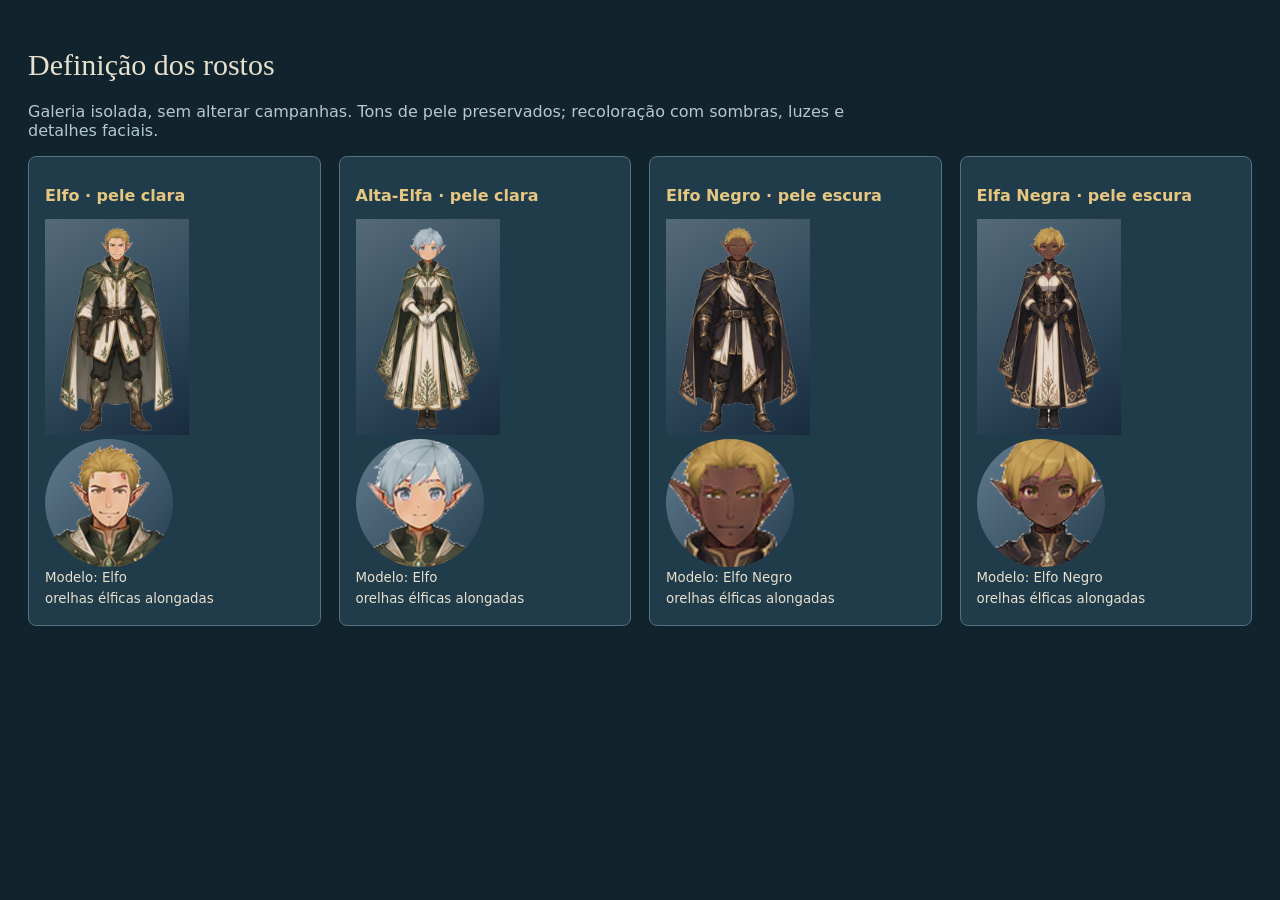
<file: tests/face-contrast-preview.html>
<!doctype html>
<html lang="pt-BR">
<meta charset="utf-8"><meta name="viewport" content="width=device-width,initial-scale=1">
<title>Herança visual — galeria de verificação</title>
<style>
body{margin:0;padding:28px;background:#11232d;color:#e7e0ce;font:16px system-ui}h1{font:30px Georgia}p{max-width:850px;color:#b4c9ce}main{display:grid;grid-template-columns:repeat(auto-fit,minmax(215px,1fr));gap:18px}article{padding:16px;background:#203b4a;border:1px solid #54717c;border-radius:8px}h2{font-size:16px;color:#e5c782}small{display:block;line-height:1.6}.full-character{width:144px;height:216px;object-fit:contain}.portrait{width:128px;height:128px;border-radius:50%;vertical-align:top} .figures{min-height:216px}a{color:#e5c782}
</style>
<h1>Definição dos rostos</h1><p>Galeria isolada, sem alterar campanhas. Tons de pele preservados; recoloração com sombras, luzes e detalhes faciais.</p>
<main id="gallery"></main>
<script src="../js/config/config.js"></script><script src="../js/config/races.js"></script><script src="../js/engine/race-genetics.js"></script><script src="../js/core/utils.js"></script><script src="../js/config/race-assets.js"></script>
<script src="../js/art/art-state.js"></script><script src="../js/art/art-palette.js"></script><script src="../js/art/atlas-preparation.js"></script><script src="../js/art/rank-atlas.js"></script><script src="../js/art/legacy-composition.js"></script><script src="../js/art/art.js"></script>
<script>
const specimens=[{name:'Elfo · pele clara',race:'elf',ancestry:{elf:1},sex:'M',pure:true},{name:'Alta-Elfa · pele clara',race:'elf',ancestry:{elf:1},sex:'F',pure:true,high:true},{name:'Elfo Negro · pele escura',race:'darkElf',ancestry:{darkElf:1},sex:'M',pure:true},{name:'Elfa Negra · pele escura',race:'darkElf',ancestry:{darkElf:1},sex:'F',pure:true}];
for(const p of specimens){Object.assign(p,{genes:{hair:2,skin:1,eyes:0,style:0,texture:0,freckles:false},attrs:{força:20,vigor:20,magia:20,agilidade:20},level:5,age:25,rank:0,social:0});if(p.pure)expressBirthBiology(p,[],()=>p.high?0:1);}
function refreshPersonModal(){}
function render(){document.getElementById('gallery').innerHTML=specimens.map(p=>'<article><h2>'+esc(p.name)+'</h2><div class="figures">'+fullPortrait(p)+portrait(p)+'</div><small>Modelo: '+esc(RACES[characterArtProfile(p).race].name)+'</small><small>'+esc(physicalExpression(p).features.join(' · '))+'</small></article>').join('');}
// Resolve artwork relative to the project root, without changing script URLs or storage.
const base=document.createElement('base');base.href='../';document.head.append(base);
loadAnimeArt();render();
</script>
</html>
</file>
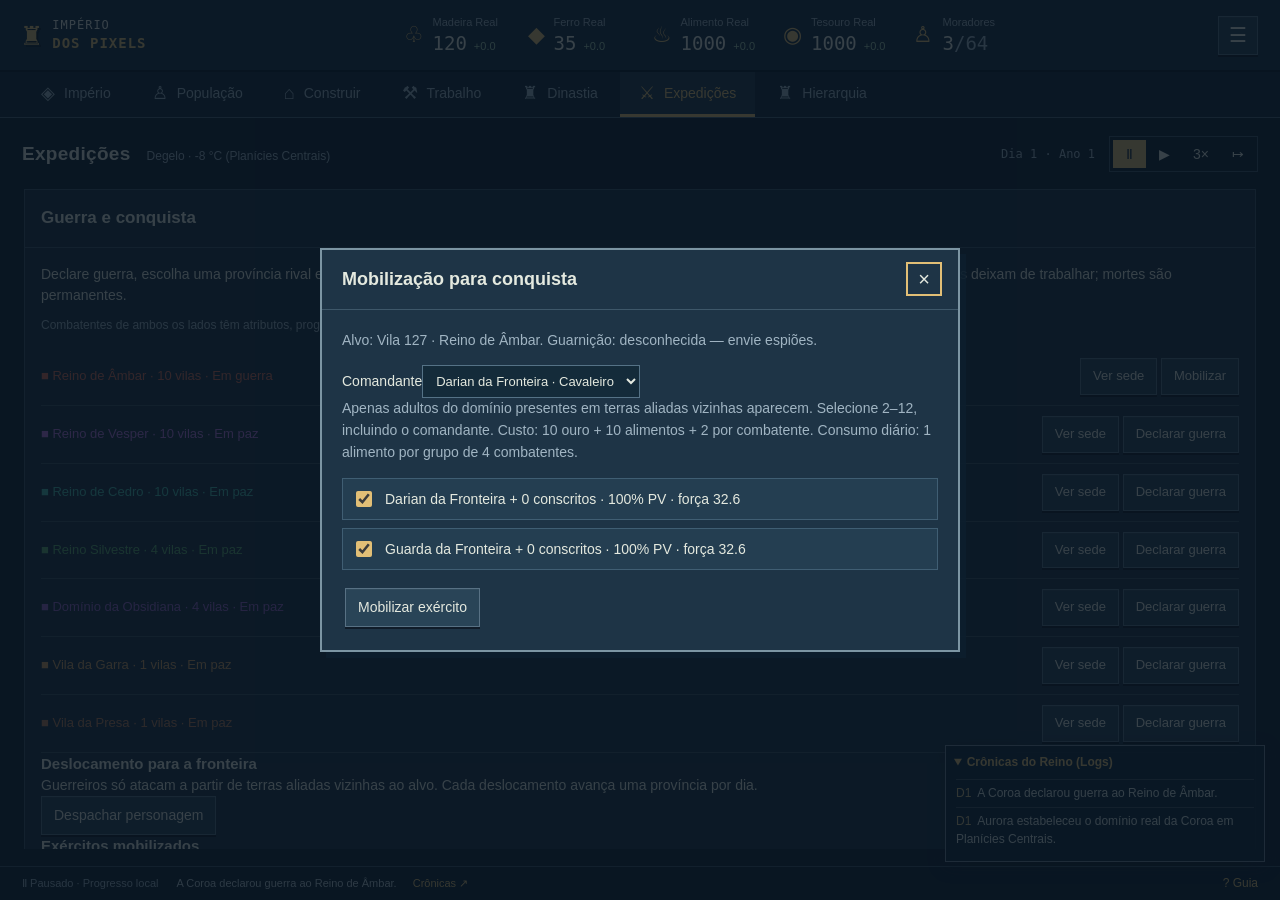
<file: tests/frontier-preview.html>
<!doctype html>
<html lang="pt-BR">
    <head><base href="../"><script>const temporaryStore=new Map();Object.defineProperty(window,"localStorage",{value:{getItem:k=>temporaryStore.get(k)||null,setItem:(k,v)=>temporaryStore.set(k,String(v)),removeItem:k=>temporaryStore.delete(k)}});</script>
        <meta charset="UTF-8">
        <meta name="viewport" content="width=device-width,initial-scale=1">
        <title>Império dos Pixels — O Norte Gélido</title>
        <meta name="description" content="Construa uma vila, proteja sua linhagem e governe o Norte Gélido. Um jogo local de estratégia e dinastia.">
        <link rel="icon" type="image/svg+xml" href="data:image/svg+xml,%3Csvg xmlns='http://www.w3.org/2000/svg' viewBox='0 0 32 32'%3E%3Crect width='32' height='32' rx='5' fill='%23131e22'/%3E%3Cpath d='M6 10l5 5 5-9 5 9 5-5-3 15H9z' fill='%23d3ac69'/%3E%3C/svg%3E">
        <link rel="stylesheet" href="style.css">
        <link rel="stylesheet" href="styles/campaign-map.css">
        <script type="importmap">{"imports":{"three":"./vendor/three/three.module.js"}}</script>

        <!-- No <head> do index.html -->
        <link rel="manifest" href="manifest.json">
        <meta name="theme-color" content="#142a3d">
        <meta name="mobile-web-app-capable" content="yes">
        <meta name="apple-mobile-web-app-status-bar-style" content="black-translucent">
        <meta name="apple-mobile-web-app-title" content="Império dos Pixels">
        <link rel="apple-touch-icon" href="assets/icon-192.png">

        
    </head>
    <body>
        <aside id="file-mode-notice" hidden style="padding:12px 20px;background:#332b19;color:#f3dfaa;border-bottom:1px solid #96783f">
            Você abriu o arquivo diretamente. O navegador pode bloquear os retratos.
            Para jogar com a arte completa, execute <b>node tools/serve.mjs</b> nesta pasta e
            <a href="http://127.0.0.1:4173/" style="color:inherit">abra o jogo local</a>.
            Para levar sua campanha: <button data-action="export">Exportar progresso</button> e depois Menu → Importar progresso no jogo local.
        </aside>
        <script>document.getElementById('file-mode-notice').hidden = location.protocol !== 'file:';</script>
        <div id="app"></div>
        <div id="toast" role="status"></div>
        <dialog id="modal"></dialog>
        <script src="js/config/names.js"></script>
        <script src="js/config/config.js"></script>
        <script src="js/config/races.js"></script>
        <script src="js/config/race-assets.js"></script>
        <script src="js/core/utils.js"></script>
        <script src="js/art/art-state.js"></script>
        <script src="js/art/art-palette.js"></script>
        <script src="js/art/atlas-preparation.js"></script>
        <script src="js/art/legacy-composition.js"></script>
        <script src="js/art/art.js"></script>
        <script src="js/art/rank-atlas.js"></script>
        <script src="js/engine/race-genetics.js"></script>
        <script src="js/engine/calendar.js"></script>
        <script src="js/engine/reproduction.js"></script>
        <script src="js/paper-doll/campaign-identity.js"></script>
        <script type="module" src="js/paper-doll/campaign-renderer.mjs"></script>
        <script src="js/model/people-model.js"></script>
        <script src="js/model/people-relations.js"></script>
        <script src="js/economy/annual-economy.js"></script>
        <script src="js/economy/state-economy.js"></script>
        <script src="js/war/war-validation.js"></script>
        <script src="js/kingdom/family-chronicle.js"></script>
        <script src="js/core/save-validation.js"></script>
        <script src="js/recruitment/recruitment-system.js"></script>
        <script src="js/combat/battle-system.js"></script>
        <script src="js/village/village-views.js"></script>
        <script src="js/village/village-render.js"></script>
        <script src="js/village/game-state.js"></script>
        <script src="js/village/game.js"></script>
        <script src="js/map-3d/campaign-map.js"></script>
        <script src="js/village/village-dialogs.js"></script>
        <script src="js/village/village-events.js"></script>
        
        <script src="js/territory/provinces.js"></script>
        <script src="js/territory/realm-territory.js"></script>
        <script src="js/territory/territory-selection.js"></script>
        <script src="js/kingdom/peerage.js"></script>
        <script src="js/kingdom/noble-development.js"></script>
        <script src="js/kingdom/domain-autonomy.js"></script>
        <script src="js/war/conscription.js"></script>
        <script src="js/kingdom/feudal-actions.js"></script>
        <script src="js/war/dragons.js"></script>
        <script src="js/war/combatants.js"></script>
        <script src="js/war/world-societies.js"></script>
        <script src="js/war/community-life.js"></script>
        <script src="js/war/local-recruitment.js"></script>
        <script src="js/war/frontier-ai.js"></script>
        <script src="js/war/world-ui.js"></script>
        <script src="js/war/warfare.js"></script>
        <script src="js/war/war-ui.js"></script>
        <script src="js/kingdom/betrothals.js"></script>
        <script src="js/kingdom/betrothal-ui.js"></script>
        <script src="js/kingdom/vassal-aid.js"></script>
<script src="js/kingdom/marriage-council.js"></script>
<script src="js/kingdom/court-ui.js"></script>
<script src="js/kingdom/kingdom.js"></script>
        <script src="js/engine/daily-cycle.js"></script>

    <script>
state=initial('central','Aurora','Valen');state.gold=1000;state.food=1000;state.buildings.home=10;state.buildings.barracks=1;upgradeKingdom();speed=0;
const realm=state.warfare.realms.find(r=>Warfare.route([240],r.capital,r.id)?.length>5),route=Warfare.route([240],realm.capital,realm.id),enemyIndex=route.findIndex(i=>Warfare.owner(i)),target=route[enemyIndex],frontier=route[enemyIndex-1];state.royalLands=[...new Set([...state.royalLands,...route.slice(0,enemyIndex)])];Warfare.declare(realm.id);
const lord=makePerson({age:30});lord.name='Darian da Fronteira';state.people.push(lord);ensurePerson(lord);lord.social=2;lord.houseHead=lord.id;lord.liege=state.king;lord.location=frontier;
const soldier=makePerson({age:25});soldier.name='Guarda da Fronteira';state.people.push(soldier);ensurePerson(soldier);soldier.liege=lord.id;soldier.houseHead=lord.id;soldier.location=frontier;
isMandatoryModal=false;document.querySelector('#modal').close();view='army';render();warMuster(target);
</script></body></html>
</file>
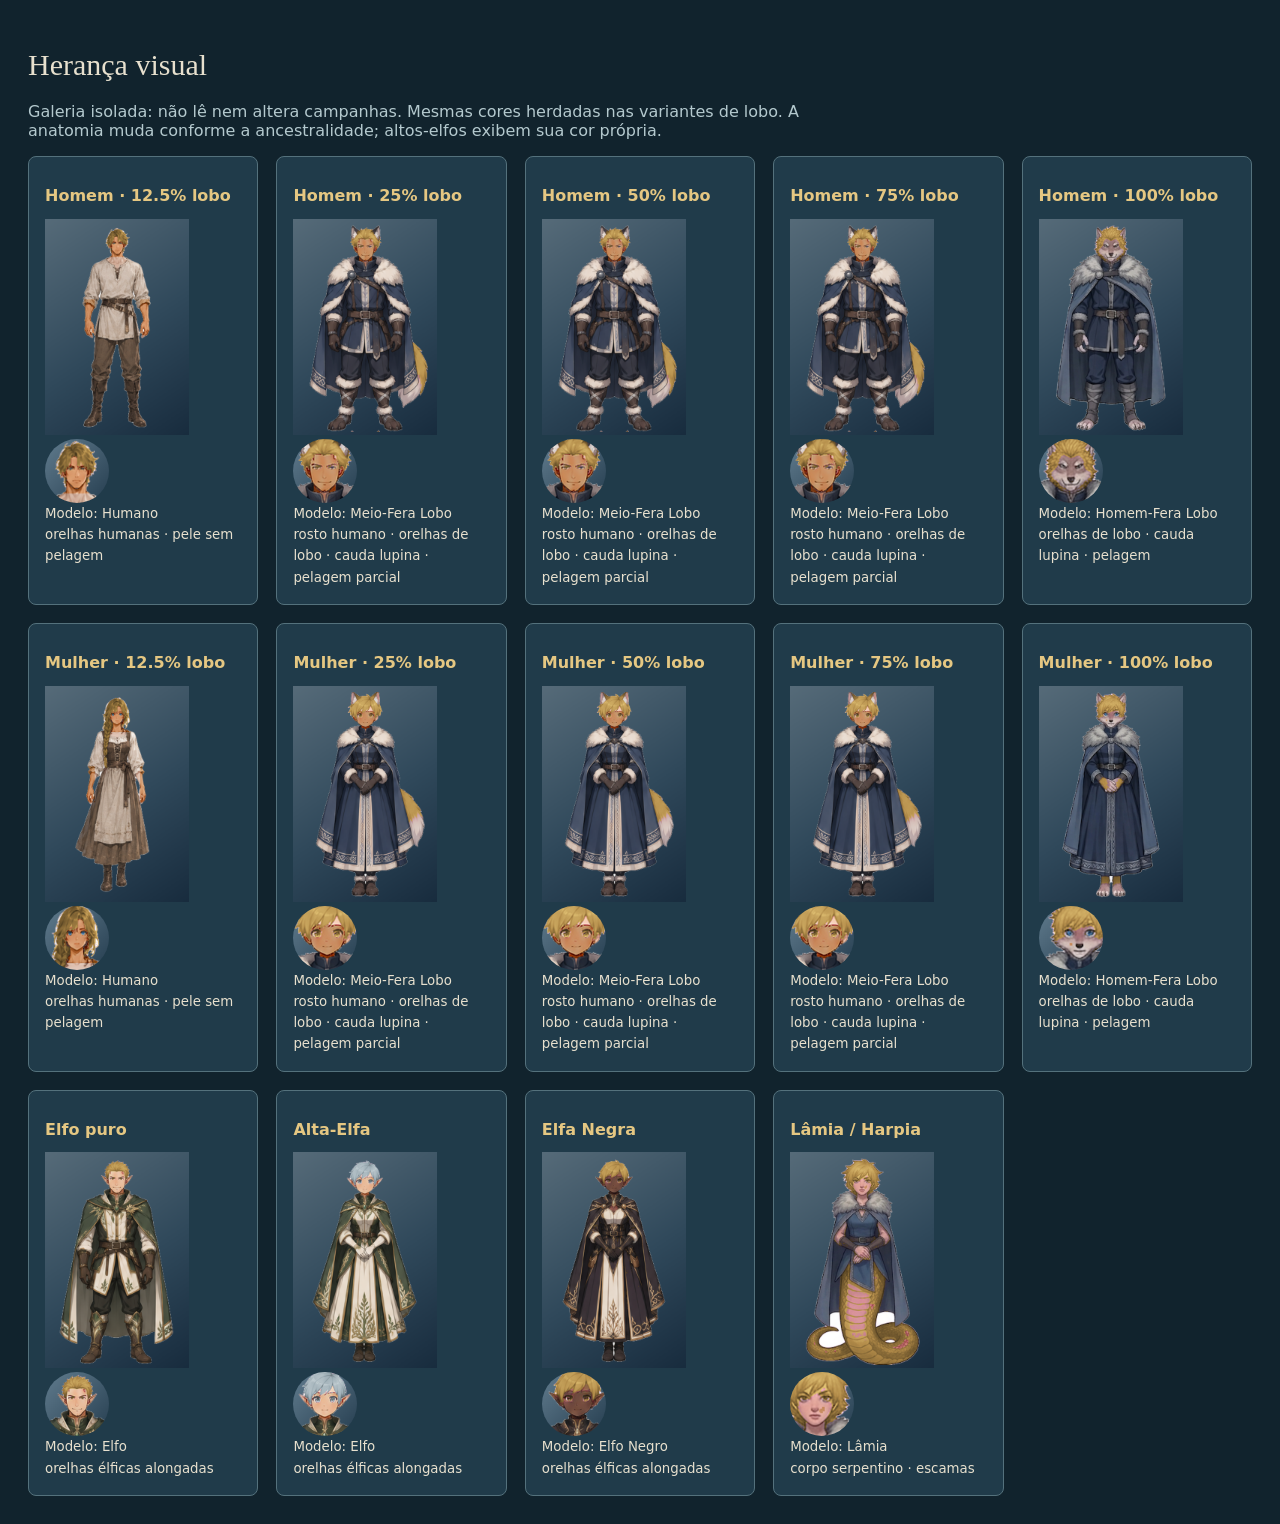
<file: tests/heritage-preview.html>
<!doctype html>
<html lang="pt-BR">
<meta charset="utf-8"><meta name="viewport" content="width=device-width,initial-scale=1">
<title>Herança visual — galeria de verificação</title>
<style>
body{margin:0;padding:28px;background:#11232d;color:#e7e0ce;font:16px system-ui}h1{font:30px Georgia}p{max-width:850px;color:#b4c9ce}main{display:grid;grid-template-columns:repeat(auto-fit,minmax(215px,1fr));gap:18px}article{padding:16px;background:#203b4a;border:1px solid #54717c;border-radius:8px}h2{font-size:16px;color:#e5c782}small{display:block;line-height:1.6}.full-character{width:144px;height:216px;object-fit:contain}.portrait{width:64px;height:64px;border-radius:50%;vertical-align:top} .figures{min-height:216px}a{color:#e5c782}
</style>
<h1>Herança visual</h1><p>Galeria isolada: não lê nem altera campanhas. Mesmas cores herdadas nas variantes de lobo. A anatomia muda conforme a ancestralidade; altos-elfos exibem sua cor própria.</p>
<main id="gallery"></main>
<script src="../js/config/config.js"></script><script src="../js/config/races.js"></script><script src="../js/engine/race-genetics.js"></script><script src="../js/core/utils.js"></script><script src="../js/config/race-assets.js"></script>
<script src="../js/art/art-state.js"></script><script src="../js/art/art-palette.js"></script><script src="../js/art/atlas-preparation.js"></script><script src="../js/art/rank-atlas.js"></script><script src="../js/art/legacy-composition.js"></script><script src="../js/art/art.js"></script>
<script>
const specimens=[];
for(const sex of ['M','F'])for(const share of [.125,.25,.5,.75,1]) specimens.push({name:(sex==='M'?'Homem':'Mulher')+' · '+share*100+'% lobo',race:'half-wolf',ancestry:{human:1-share,wolf:share},sex});
specimens.push({name:'Elfo puro',race:'elf',ancestry:{elf:1},sex:'M',pure:true},{name:'Alta-Elfa',race:'elf',ancestry:{elf:1},sex:'F',pure:true,high:true},{name:'Elfa Negra',race:'darkElf',ancestry:{darkElf:1},sex:'F',pure:true},{name:'Lâmia / Harpia',race:'lamia',ancestry:{lamia:.75,harpy:.25},sex:'F'});
for(const p of specimens){Object.assign(p,{genes:{hair:2,skin:1,eyes:0,style:0,texture:0,freckles:false},attrs:{força:20,vigor:20,magia:20,agilidade:20},level:5,age:25,rank:0,social:0});if(p.pure)expressBirthBiology(p,[],()=>p.high?0:1);}
function refreshPersonModal(){}
function render(){document.getElementById('gallery').innerHTML=specimens.map(p=>'<article><h2>'+esc(p.name)+'</h2><div class="figures">'+fullPortrait(p)+portrait(p)+'</div><small>Modelo: '+esc(RACES[characterArtProfile(p).race].name)+'</small><small>'+esc(physicalExpression(p).features.join(' · '))+'</small></article>').join('');}
// Resolve artwork relative to the project root, without changing script URLs or storage.
const base=document.createElement('base');base.href='../';document.head.append(base);
loadAnimeArt();render();
</script>
</html>
</file>
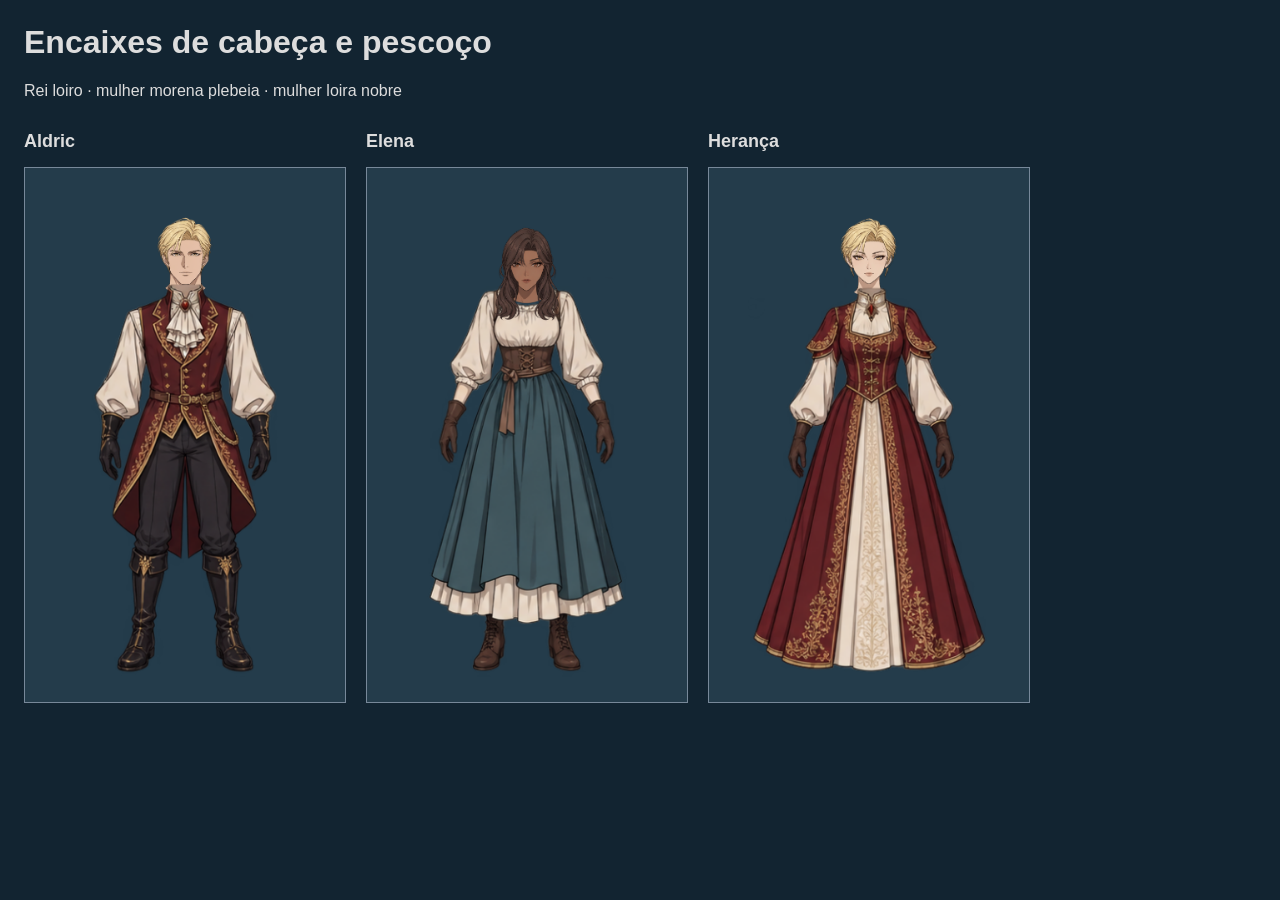
<file: tests/neck-preview.html>
<!doctype html><html lang="pt-BR"><meta charset="utf-8"><title>Encaixes do paper doll</title><style>body{background:#122431;color:#ddd;font:16px sans-serif;margin:24px}main{display:flex;gap:20px;flex-wrap:wrap}canvas{background:#243c4b;border:1px solid #789;width:320px}h2{font-size:18px}p{max-width:950px}</style><h1>Encaixes de cabeça e pescoço</h1><p>Rei loiro · mulher morena plebeia · mulher loira nobre</p><main></main><script type="module">
import {loadAtlas,renderCharacter} from '../js/paper-doll/renderer.mjs';
const atlas=await loadAtlas();
for(const [name,body,skin,hair,outfit] of [['Aldric','male','ivory','short-blond','noble'],['Elena','female','brown','long-brown','commoner'],['Herança','female','ivory','short-blond','noble']]){const section=document.createElement('section');section.innerHTML='<h2>'+name+'</h2>';const canvas=document.createElement('canvas');renderCharacter(canvas,atlas,{version:1,seed:name,race:'human',ageGroup:'adult',body,skin,hair,outfit});section.append(canvas);document.querySelector('main').append(section);}
</script></html>
</file>
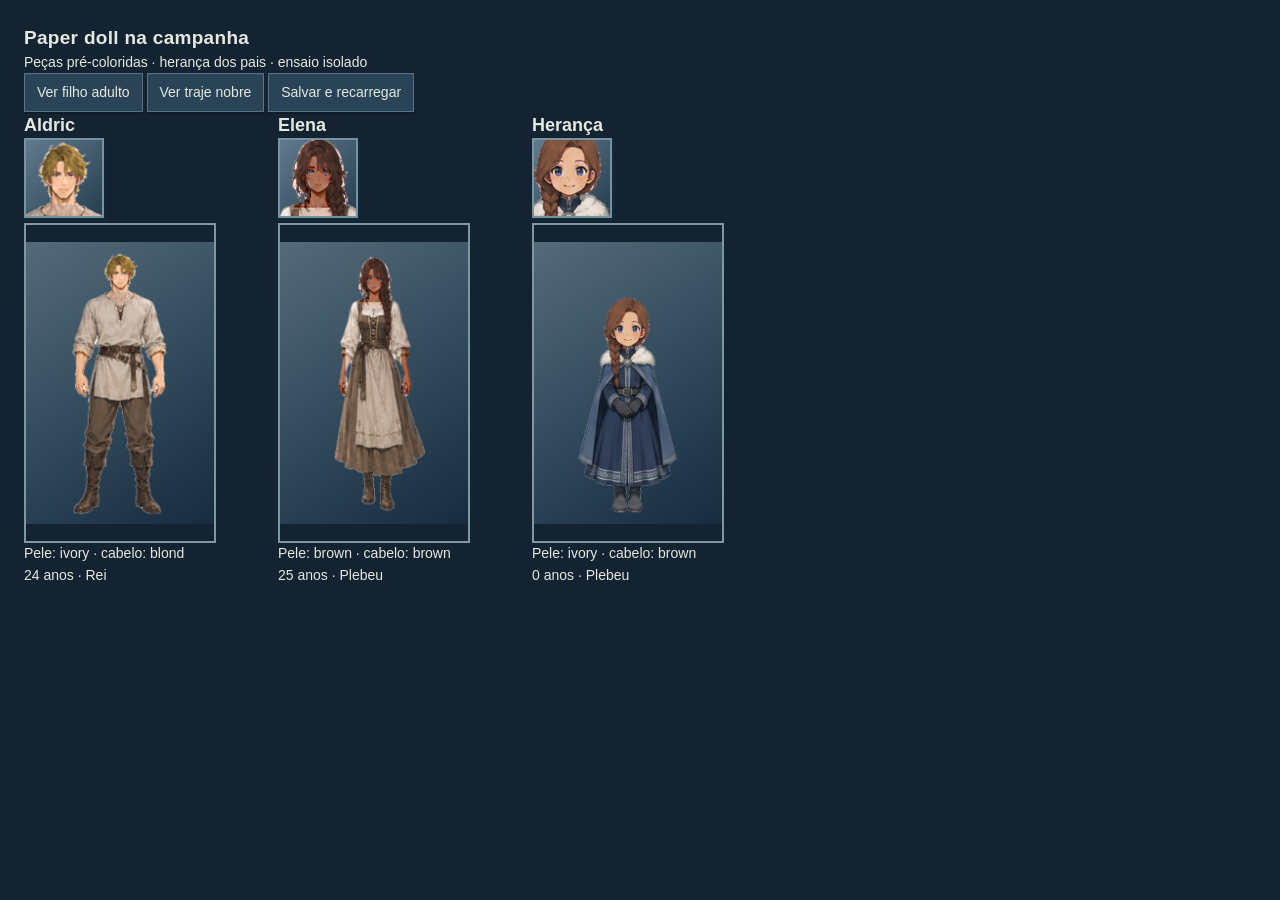
<file: tests/paper-doll-campaign-preview.html>
<!doctype html>
<html lang="pt-BR">
    <head><base href="../"><script>const temporaryStore=new Map();Object.defineProperty(window,"localStorage",{value:{getItem:k=>temporaryStore.get(k)||null,setItem:(k,v)=>temporaryStore.set(k,String(v)),removeItem:k=>temporaryStore.delete(k)}});</script>
        <meta charset="UTF-8">
        <meta name="viewport" content="width=device-width,initial-scale=1">
        <title>Império dos Pixels — O Norte Gélido</title>
        <meta name="description" content="Construa uma vila, proteja sua linhagem e governe o Norte Gélido. Um jogo local de estratégia e dinastia.">
        <link rel="icon" type="image/svg+xml" href="data:image/svg+xml,%3Csvg xmlns='http://www.w3.org/2000/svg' viewBox='0 0 32 32'%3E%3Crect width='32' height='32' rx='5' fill='%23131e22'/%3E%3Cpath d='M6 10l5 5 5-9 5 9 5-5-3 15H9z' fill='%23d3ac69'/%3E%3C/svg%3E">
        <link rel="stylesheet" href="style.css">
        <link rel="stylesheet" href="styles/campaign-map.css">
        <script type="importmap">{"imports":{"three":"./vendor/three/three.module.js"}}</script>

        <!-- No <head> do index.html -->
        <link rel="manifest" href="manifest.json">
        <meta name="theme-color" content="#142a3d">
        <meta name="mobile-web-app-capable" content="yes">
        <meta name="apple-mobile-web-app-status-bar-style" content="black-translucent">
        <meta name="apple-mobile-web-app-title" content="Império dos Pixels">
        <link rel="apple-touch-icon" href="assets/icon-192.png">

        
    <style>body{overflow:auto}#app{display:block;height:auto}#app main{height:auto;overflow:visible;display:block}#app .full-character{display:block;width:192px;height:320px;object-fit:contain}#app .portrait{width:80px;height:80px}</style></head>
    <body>
        <aside id="file-mode-notice" hidden style="padding:12px 20px;background:#332b19;color:#f3dfaa;border-bottom:1px solid #96783f">
            Você abriu o arquivo diretamente. O navegador pode bloquear os retratos.
            Para jogar com a arte completa, execute <b>node tools/serve.mjs</b> nesta pasta e
            <a href="http://127.0.0.1:4173/" style="color:inherit">abra o jogo local</a>.
            Para levar sua campanha: <button data-action="export">Exportar progresso</button> e depois Menu → Importar progresso no jogo local.
        </aside>
        <script>document.getElementById('file-mode-notice').hidden = location.protocol !== 'file:';</script>
        <div id="app"></div>
        <div id="toast" role="status"></div>
        <dialog id="modal"></dialog>
        <script src="js/config/names.js"></script>
        <script src="js/config/config.js"></script>
        <script src="js/config/races.js"></script>
        <script src="js/config/race-assets.js"></script>
        <script src="js/core/utils.js"></script>
        <script src="js/art/art-state.js"></script>
        <script src="js/art/art-palette.js"></script>
        <script src="js/art/atlas-preparation.js"></script>
        <script src="js/art/legacy-composition.js"></script>
        <script src="js/art/art.js"></script>
        <script src="js/art/rank-atlas.js"></script>
        <script src="js/engine/race-genetics.js"></script>
        <script src="js/engine/calendar.js"></script>
        <script src="js/engine/reproduction.js"></script>
        <script src="js/paper-doll/campaign-identity.js"></script>
        <script type="module" src="js/paper-doll/campaign-renderer.mjs"></script>
        <script src="js/model/people-model.js"></script>
        <script src="js/model/people-relations.js"></script>
        <script src="js/economy/annual-economy.js"></script>
        <script src="js/economy/state-economy.js"></script>
        <script src="js/war/war-validation.js"></script>
        <script src="js/kingdom/family-chronicle.js"></script>
        <script src="js/core/save-validation.js"></script>
        <script src="js/recruitment/recruitment-system.js"></script>
        <script src="js/combat/battle-system.js"></script>
        <script src="js/village/village-views.js"></script>
        <script src="js/village/village-render.js"></script>
        <script src="js/village/game-state.js"></script>
        <script src="js/village/game.js"></script>
        <script src="js/map-3d/campaign-map.js"></script>
        <script src="js/village/village-dialogs.js"></script>
        <script src="js/village/village-events.js"></script>
        
        <script src="js/territory/provinces.js"></script>
        <script src="js/territory/realm-territory.js"></script>
        <script src="js/territory/territory-selection.js"></script>
        <script src="js/kingdom/peerage.js"></script>
        <script src="js/kingdom/noble-development.js"></script>
        <script src="js/kingdom/domain-autonomy.js"></script>
        <script src="js/war/conscription.js"></script>
        <script src="js/kingdom/feudal-actions.js"></script>
        <script src="js/war/dragons.js"></script>
        <script src="js/war/combatants.js"></script>
        <script src="js/war/world-societies.js"></script>
        <script src="js/war/community-life.js"></script>
        <script src="js/war/local-recruitment.js"></script>
        <script src="js/war/frontier-ai.js"></script>
        <script src="js/war/world-ui.js"></script>
        <script src="js/war/warfare.js"></script>
        <script src="js/war/war-ui.js"></script>
        <script src="js/kingdom/betrothals.js"></script>
        <script src="js/kingdom/betrothal-ui.js"></script>
        <script src="js/kingdom/vassal-aid.js"></script>
<script src="js/kingdom/marriage-council.js"></script>
<script src="js/kingdom/court-ui.js"></script>
<script src="js/kingdom/kingdom.js"></script>
        <script src="js/engine/daily-cycle.js"></script>

    <script>
state=initial('central','Aldric','Valen');state.buildings.home=10;upgradeKingdom();speed=0;
const father=byId(state.king);father.genes.skin=0;father.genes.hair=2;father.hairstyle=0;delete father.paperDoll;
const mother=makePerson({age:25,sex:'F'});mother.name='Elena';mother.genes.skin=2;mother.genes.hair=1;mother.hairstyle=3;state.people.push(mother);ensurePerson(mother);CampaignAppearance.ensure(father);CampaignAppearance.ensure(mother);
const child=childOf(father,mother);child.name='Herança';state.people.push(child);ensurePerson(child);
isMandatoryModal=false;document.querySelector('#modal').close();
render=function(){document.querySelector('#app').innerHTML='<main style="padding:24px"><h1>Paper doll na campanha</h1><p>Peças pré-coloridas · herança dos pais · ensaio isolado</p><button id="grow">Ver filho adulto</button> <button id="title">Ver traje nobre</button> <button id="reload-save">Salvar e recarregar</button><p id="validation"></p><div style="display:flex;gap:24px;flex-wrap:wrap">'+[father,mother,byId(child.id)].map(p=>'<section style="width:230px"><h2>'+esc(p.name)+'</h2>'+portrait(p)+fullPortrait(p)+'<p>Pele: '+(p.paperDoll?.skin||'racial')+' · cabelo: '+(p.paperDoll?.hair||'racial')+'</p><p>'+Math.floor(p.age)+' anos · '+SOCIAL[p.social]+'</p></section>').join('')+'</div></main>';document.querySelector('#grow').onclick=()=>{const p=byId(child.id);p.age=18;p.level=5;render();};document.querySelector('#title').onclick=()=>{byId(child.id).social=2;render();};document.querySelector('#reload-save').onclick=()=>{validateSave(JSON.parse(JSON.stringify(state)));state=JSON.parse(JSON.stringify(state));upgradeKingdom();render();document.querySelector('#validation').textContent='Save válido: identidade preservada após recarga.';};};render();
</script></body></html>
</file>
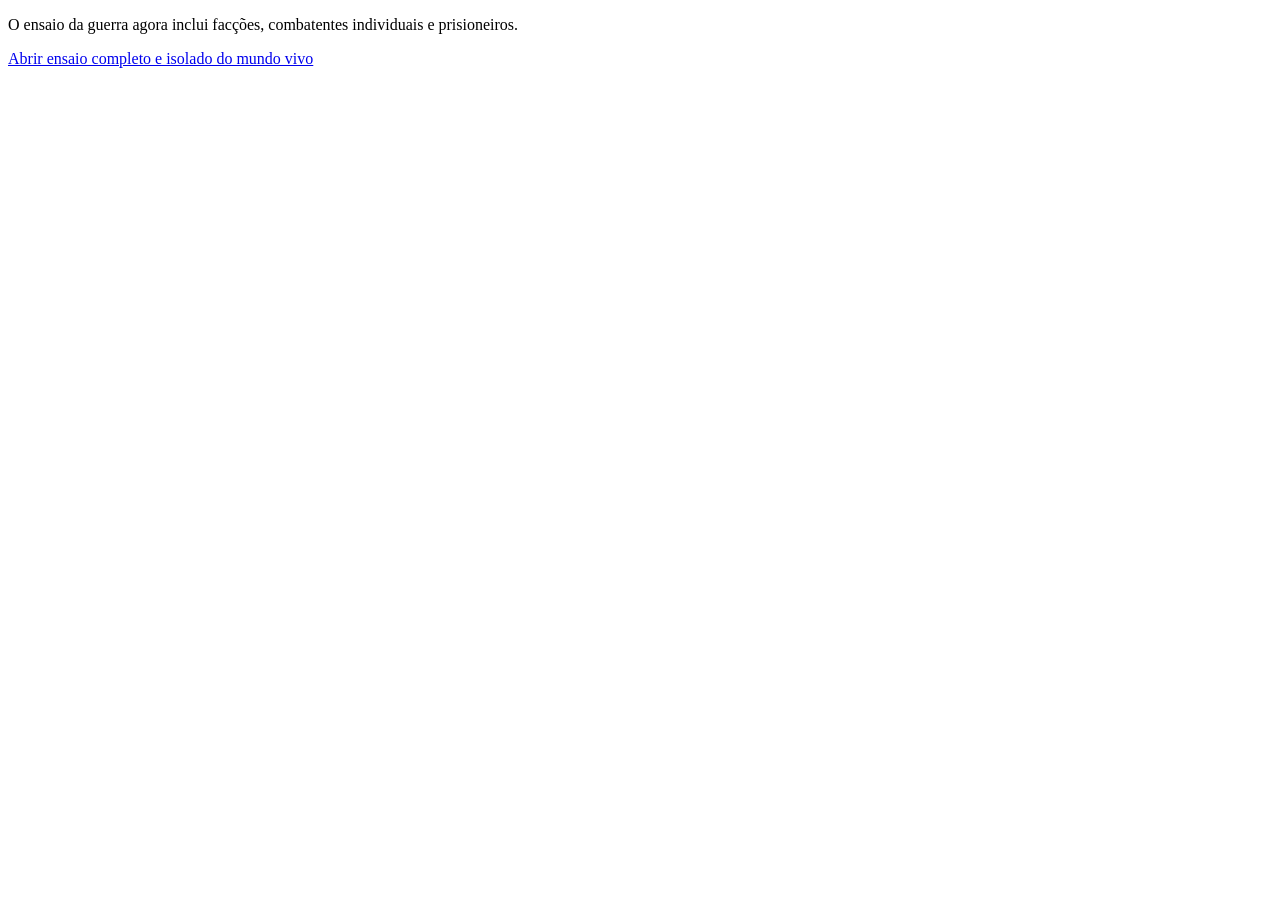
<file: tests/war-preview.html>
<!doctype html><html lang="pt-BR"><meta charset="utf-8"><title>Ensaio da guerra</title><p>O ensaio da guerra agora inclui facções, combatentes individuais e prisioneiros.</p><a href="world-preview.html">Abrir ensaio completo e isolado do mundo vivo</a></html>
</file>
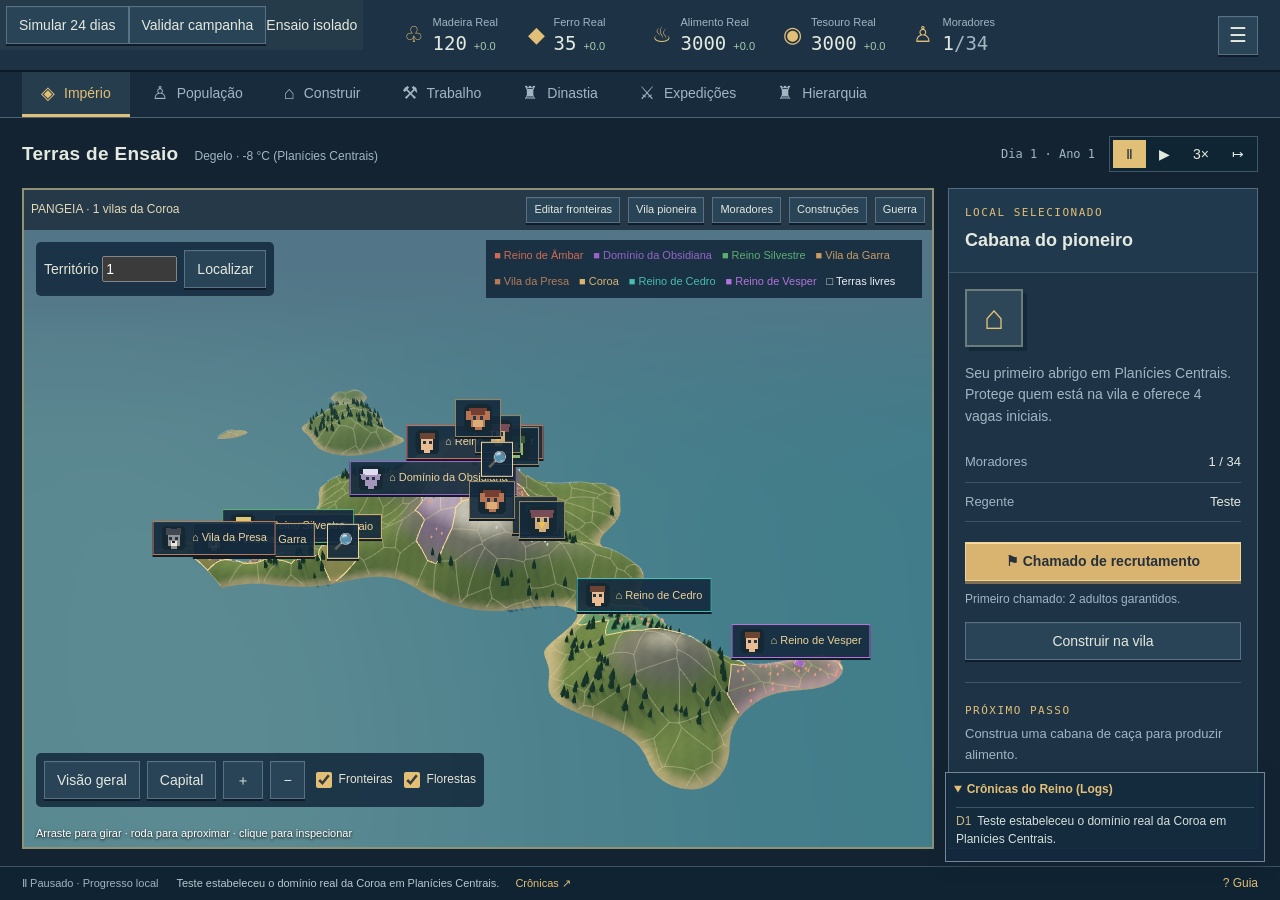
<file: tests/world-preview.html>
<!doctype html>
<html lang="pt-BR">
    <head><base href="../"><script>const temporaryStore=new Map();Object.defineProperty(window,"localStorage",{value:{getItem:k=>temporaryStore.get(k)||null,setItem:(k,v)=>temporaryStore.set(k,String(v)),removeItem:k=>temporaryStore.delete(k)}});</script>
        <meta charset="UTF-8">
        <meta name="viewport" content="width=device-width,initial-scale=1">
        <title>Império dos Pixels — O Norte Gélido</title>
        <meta name="description" content="Construa uma vila, proteja sua linhagem e governe o Norte Gélido. Um jogo local de estratégia e dinastia.">
        <link rel="icon" type="image/svg+xml" href="data:image/svg+xml,%3Csvg xmlns='http://www.w3.org/2000/svg' viewBox='0 0 32 32'%3E%3Crect width='32' height='32' rx='5' fill='%23131e22'/%3E%3Cpath d='M6 10l5 5 5-9 5 9 5-5-3 15H9z' fill='%23d3ac69'/%3E%3C/svg%3E">
        <link rel="stylesheet" href="style.css">
        <link rel="stylesheet" href="styles/campaign-map.css">
        <script type="importmap">{"imports":{"three":"./vendor/three/three.module.js"}}</script>

        <!-- No <head> do index.html -->
        <link rel="manifest" href="manifest.json">
        <meta name="theme-color" content="#142a3d">
        <meta name="mobile-web-app-capable" content="yes">
        <meta name="apple-mobile-web-app-status-bar-style" content="black-translucent">
        <meta name="apple-mobile-web-app-title" content="Império dos Pixels">
        <link rel="apple-touch-icon" href="assets/icon-192.png">

        
    </head>
    <body>
        <aside id="file-mode-notice" hidden style="padding:12px 20px;background:#332b19;color:#f3dfaa;border-bottom:1px solid #96783f">
            Você abriu o arquivo diretamente. O navegador pode bloquear os retratos.
            Para jogar com a arte completa, execute <b>node tools/serve.mjs</b> nesta pasta e
            <a href="http://127.0.0.1:4173/" style="color:inherit">abra o jogo local</a>.
            Para levar sua campanha: <button data-action="export">Exportar progresso</button> e depois Menu → Importar progresso no jogo local.
        </aside>
        <script>document.getElementById('file-mode-notice').hidden = location.protocol !== 'file:';</script>
        <div id="app"></div>
        <div id="toast" role="status"></div>
        <dialog id="modal"></dialog>
        <script src="js/config/names.js"></script>
        <script src="js/config/config.js"></script>
        <script src="js/config/races.js"></script>
        <script src="js/config/race-assets.js"></script>
        <script src="js/core/utils.js"></script>
        <script src="js/art/art-state.js"></script>
        <script src="js/art/art-palette.js"></script>
        <script src="js/art/atlas-preparation.js"></script>
        <script src="js/art/legacy-composition.js"></script>
        <script src="js/art/art.js"></script>
        <script src="js/art/rank-atlas.js"></script>
        <script src="js/engine/race-genetics.js"></script>
        <script src="js/engine/calendar.js"></script>
        <script src="js/engine/reproduction.js"></script>
        <script src="js/model/people-model.js"></script>
        <script src="js/model/people-relations.js"></script>
        <script src="js/economy/annual-economy.js"></script>
        <script src="js/economy/state-economy.js"></script>
        <script src="js/war/war-validation.js"></script>
        <script src="js/core/save-validation.js"></script>
        <script src="js/recruitment/recruitment-system.js"></script>
        <script src="js/combat/battle-system.js"></script>
        <script src="js/village/village-views.js"></script>
        <script src="js/village/village-render.js"></script>
        <script src="js/village/game-state.js"></script>
        <script src="js/village/game.js"></script>
        <script src="js/map-3d/campaign-map.js"></script>
        <script src="js/village/village-dialogs.js"></script>
        <script src="js/village/village-events.js"></script>
        
        <script src="js/territory/provinces.js"></script>
        <script src="js/territory/realm-territory.js"></script>
        <script src="js/territory/territory-selection.js"></script>
        <script src="js/kingdom/peerage.js"></script>
        <script src="js/kingdom/noble-development.js"></script>
        <script src="js/kingdom/domain-autonomy.js"></script>
        <script src="js/war/conscription.js"></script>
        <script src="js/kingdom/feudal-actions.js"></script>
        <script src="js/war/dragons.js"></script>
        <script src="js/war/combatants.js"></script>
        <script src="js/war/world-societies.js"></script>
        <script src="js/war/frontier-ai.js"></script>
        <script src="js/war/world-ui.js"></script>
        <script src="js/war/warfare.js"></script>
        <script src="js/war/war-ui.js"></script>
        <script src="js/kingdom/betrothals.js"></script>
        <script src="js/kingdom/betrothal-ui.js"></script>
        <script src="js/kingdom/kingdom.js"></script>
        <script src="js/engine/daily-cycle.js"></script>

    <script>
state=initial('central','Teste','Ensaio');state.gold=3000;state.food=3000;state.buildings.barracks=1;state.buildings.home=5;upgradeKingdom();speed=0;
const visitor=WorldSocieties.create('kobold',null,240);visitor.name='Visitante de teste';
const prisoner=WorldSocieties.all().find(p=>p.realm);prisoner.capturedBy='crown';prisoner.persuasion=85;
const controls=document.createElement('div');controls.style='position:fixed;top:0;left:0;z-index:500;background:#263b49;padding:6px';controls.innerHTML='<button id="test-day">Simular 24 dias</button><button id="test-validate">Validar campanha</button><span id="test-status">Ensaio isolado</span>';document.body.append(controls);
document.querySelector('#test-day').onclick=()=>{try{for(let i=0;i<24;i++)advance();document.querySelector('#test-status').textContent='24 dias simulados';}catch(e){document.querySelector('#test-status').textContent='Erro: '+e.message;}};
document.querySelector('#test-validate').onclick=()=>{try{validateSave(JSON.parse(JSON.stringify(state)));document.querySelector('#test-status').textContent='Campanha validada';}catch(e){document.querySelector('#test-status').textContent='Erro: '+e.message;throw e;}};
isMandatoryModal=false;document.querySelector('#modal').close();render();
</script></body>
</html>
</file>
<file: style.css>
:root {
  color-scheme: dark;
  --bg: #142332;
  --panel: #1e3446;
  --panel-dark: #192c3c;
  --line: #3e5769;
  --text: #e4e9df;
  --muted: #a1b5c3;
  --gold: #e2bf76;
  --red: #e69b91;
  --green: #a5ccb0;
}
* {
  box-sizing: border-box;
}
html,
body {
  margin: 0;
  width: 100%;
  height: 100%;
  overflow: hidden;
}
body {
  font:
    14px/1.45 "Segoe UI",
    sans-serif;
  background: var(--bg);
  color: var(--text);
}
button,
select,
input {
  font: inherit;
}
button {
  cursor: pointer;
  border: 1px solid #587184;
  background: #294457;
  color: var(--text);
  border-radius: 0;
  padding: 8px 12px;
  box-shadow:
    inset 0 1px #ffffff09,
    0 2px #101c29;
  transition: background 0.12s;
}
button:hover:not(:disabled) {
  background: #36546a;
  border-color: var(--gold);
}
button:disabled {
  opacity: 0.4;
  cursor: not-allowed;
}
button:focus-visible,
select:focus-visible,
summary:focus-visible,
canvas:focus-visible {
  outline: 2px solid var(--gold);
  outline-offset: 2px;
}
button.primary {
  background: #d8b470;
  color: #26303b;
  border-color: #f0d493;
  font-weight: 650;
  box-shadow:
    inset 0 1px #f5dcaa,
    0 3px #806f52;
}
button.primary:hover:not(:disabled) {
  background: #edcc8d;
}
.full {
  width: 100%;
}
.muted {
  color: var(--muted);
}
.good {
  color: var(--green);
}
.bad {
  color: var(--red);
}
h1,
h2,
h3,
h4,
p {
  margin: 0;
}
h1,
h2,
h3 {
  font-weight: 600;
}
h1 {
  font-size: 19px;
  letter-spacing: 0.3px;
}
h2 {
  font-size: 18px;
}
h3 {
  font-size: 15px;
}
h4 {
  font-size: 12px;
  color: var(--muted);
  margin: 15px 0 6px;
  text-transform: uppercase;
  letter-spacing: 1px;
}
p {
  line-height: 1.55;
}
.eyebrow {
  font: 11px/1.5 monospace;
  letter-spacing: 1.5px;
  color: var(--gold);
}
#app {
  height: 100dvh;
  display: grid;
  grid-template-rows: 72px 46px minmax(0, 1fr) 34px;
  overflow: hidden;
}
.topbar {
  display: flex;
  gap: 22px;
  align-items: center;
  padding: 8px 22px;
  border-bottom: 2px solid #0d1b29;
  background: #1d3244;
}
.brand {
  display: flex;
  align-items: center;
  gap: 10px;
  min-width: 173px;
  border: 0;
  box-shadow: none;
  background: none;
  padding: 0;
  text-align: left;
  font: 12px/1.35 monospace;
  letter-spacing: 1px;
}
.brand:hover:not(:disabled) {
  background: none;
}
.brand b {
  font-size: 14px;
  color: var(--gold);
}
.crest {
  font-size: 32px;
  color: var(--gold);
  text-shadow: 2px 2px #101f2b;
}
.resources {
  display: flex;
  align-items: center;
  gap: 28px;
  flex: 1;
  justify-content: center;
}
.resource {
  display: flex;
  gap: 9px;
  align-items: center;
  min-width: 96px;
}
.resource .res-icon {
  font-size: 22px;
  color: var(--gold);
}
.resource small {
  display: block;
  font-size: 11px;
  color: var(--muted);
}
.resource b {
  font: 19px/1.3 monospace;
}
.resource em {
  font-style: normal;
  font-size: 11px;
  margin-left: 7px;
}
.menu-button {
  font-size: 20px;
  padding: 4px 10px;
}
.tabs {
  display: flex;
  align-items: stretch;
  gap: 3px;
  padding: 0 22px;
  background: #172b3c;
  border-bottom: 1px solid #4c6679;
  overflow-x: auto;
}
.tabs button {
  background: none;
  border: 0;
  border-bottom: 3px solid transparent;
  box-shadow: none;
  padding: 0 19px;
  white-space: nowrap;
  color: var(--muted);
  display: flex;
  gap: 9px;
  align-items: center;
}
.tabs button.active {
  color: var(--gold);
  background: #263d4d;
  border-bottom-color: var(--gold);
}
.tabs button span {
  font-size: 18px;
}
.badge {
  display: inline-block;
  font-size: 10px;
  letter-spacing: 0.5px;
  font-weight: 700;
  color: #263344;
  background: var(--gold);
  padding: 2px 5px;
  font-style: normal;
}
.debut {
  box-shadow: 0 0 0 2px #243647;
}
.tabs .badge {
  margin-left: 2px;
}
main {
  min-height: 0;
  display: flex;
  flex-direction: column;
  padding: 15px 22px 17px;
  gap: 13px;
  overflow: hidden;
}
.commandbar {
  display: flex;
  align-items: center;
  justify-content: space-between;
  gap: 15px;
  flex-shrink: 0;
  min-height: 42px;
}
.commandbar > div:first-child {
  display: flex;
  gap: 16px;
  align-items: baseline;
}
.region {
  color: var(--muted);
  font-size: 12px;
}
.clock {
  display: flex;
  align-items: center;
  gap: 14px;
}
.clock > span {
  font: 12px monospace;
  color: var(--muted);
}
.speed {
  display: flex;
  gap: 2px;
  padding: 3px;
  border: 1px solid var(--line);
  background: #102534;
}
.speed button {
  box-shadow: none;
  border: 0;
  background: none;
  padding: 4px 10px;
  min-width: 33px;
}
.speed button.active {
  background: var(--gold);
  color: #1f3040;
}
.workspace {
  min-height: 0;
  flex: 1;
  overflow: auto;
  scrollbar-width: thin;
  scrollbar-color: #547082 #152a3b;
  padding: 1px 2px 4px;
}
.map-workspace {
  display: grid;
  grid-template-columns: minmax(0, 1fr) 310px;
  gap: 14px;
  overflow: hidden;
  padding: 0;
}
.map-panel {
  position: relative;
  min-width: 0;
  min-height: 0;
  border: 3px solid #607c8b;
  box-shadow:
    0 0 0 1px #111f2d,
    inset 0 0 0 2px #21374a;
  background: #91adbc;
  overflow: hidden;
}
.map-panel canvas {
  width: 100%;
  height: 100%;
  object-fit: contain;
  display: block;
  image-rendering: pixelated;
  cursor: crosshair;
}
.map-top,
.map-bottom {
  position: absolute;
  left: 12px;
  right: 12px;
  display: flex;
  justify-content: space-between;
  pointer-events: none;
  font: 10px monospace;
  letter-spacing: 1px;
}
.map-top {
  top: 10px;
  color: #edf0db;
}
.map-top span {
  padding: 5px 8px;
  background: #203c50d9;
}
.map-bottom {
  bottom: 9px;
  letter-spacing: 0;
  color: #e1e9e4;
}
.map-bottom > span {
  background: #213a4de0;
  padding: 5px 7px;
}
.dot {
  width: 5px;
  height: 5px;
  display: inline-block;
  margin: 0 4px 0 7px;
}
.gold-dot {
  background: #e2c07b;
}
.green-dot {
  background: #8abba4;
}
.red-dot {
  background: #ca8990;
}
.inspector {
  border: 1px solid #526d80;
  background: var(--panel);
  min-height: 0;
  display: flex;
  flex-direction: column;
  overflow: hidden;
}
.inspector-head {
  padding: 16px;
  border-bottom: 1px solid var(--line);
  background: #21394c;
  flex-shrink: 0;
}
.inspector-head h2 {
  margin: 5px 0 3px;
}
.inspector-head > .muted {
  font-size: 12px;
}
.inspector-head .eyebrow {
  display: flex;
  align-items: center;
  justify-content: space-between;
}
.close-panel {
  background: none;
  border: 0;
  box-shadow: none;
  font-size: 20px;
  padding: 0 3px;
  line-height: 1;
}
.inspector-scroll {
  overflow: auto;
  padding: 16px;
  min-height: 0;
  scrollbar-width: thin;
  scrollbar-color: #547082 #152a3b;
}
.location-icon {
  width: 58px;
  height: 58px;
  display: grid;
  place-items: center;
  color: var(--gold);
  font-size: 34px;
  background: #2d4758;
  border: 2px solid #6b7d7a;
  box-shadow: 4px 4px #132a3a;
  margin-bottom: 16px;
}
.description {
  color: var(--muted);
  font-size: 14px;
  margin: 8px 0 15px;
}
.kv {
  display: flex;
  align-items: center;
  justify-content: space-between;
  gap: 12px;
  padding: 10px 0;
  border-bottom: 1px solid #3b5262;
  font-size: 13px;
}
.kv > span {
  color: var(--muted);
}
.kv b {
  font-weight: 500;
  text-align: right;
}
.section-space {
  margin-top: 20px;
}
.hint {
  font-size: 12px;
  line-height: 1.5;
  color: var(--muted);
  margin: 9px 0 14px;
}
.next-step {
  border-top: 1px solid var(--line);
  margin-top: 22px;
  padding-top: 16px;
}
.next-step p {
  color: var(--muted);
  font-size: 13px;
  margin-top: 5px;
}
.notice,
.migration {
  padding: 11px 13px;
  background: #394a43;
  border: 1px solid #6c8064;
  color: #d5e0c9;
  font-size: 13px;
  margin: 12px 0;
}
.notice button {
  display: block;
  margin-top: 10px;
}
.migration {
  margin: 0;
  flex-shrink: 0;
}
.migration button {
  padding: 3px 8px;
  margin-left: 4px;
  font-size: 12px;
}
.view-tools {
  display: flex;
  align-items: center;
  justify-content: space-between;
  gap: 14px;
  margin: 0 0 15px;
}
select {
  background: #142b3a;
  border: 1px solid #557286;
  color: var(--text);
  padding: 7px 9px;
  border-radius: 0;
  max-width: 100%;
  min-width: 0;
  font-size: 13px;
}
.people-grid {
  display: grid;
  grid-template-columns: repeat(auto-fill, minmax(305px, 1fr));
  gap: 14px;
}
.citizen-card {
  display: flex;
  align-items: center;
  text-align: left;
  padding: 14px;
  gap: 15px;
  background: #20394d;
  border: 1px solid #4b667a;
  min-width: 0;
}
.portrait {
  width: 80px;
  height: 80px;
  image-rendering: pixelated;
  object-fit: cover;
  flex-shrink: 0;
  border: 2px solid #79929f;
  box-shadow: 3px 3px #132738;
}
.citizen-info {
  min-width: 0;
  flex: 1;
}
.citizen-info > div:first-child {
  display: flex;
  align-items: center;
  justify-content: space-between;
  gap: 6px;
  flex-wrap: wrap;
}
.citizen-info h2 {
  font-size: 16px;
}
.citizen-info p {
  font-size: 11px;
  color: var(--muted);
  margin: 5px 0;
}
.rank {
  font-size: 12px;
  font-weight: 600;
}
.rank-0 {
  color: #c5d2da;
}
.rank-1 {
  color: #8bc3ea;
}
.rank-2 {
  color: #c5a7f0;
}
.rank-3 {
  color: #eec66c;
}
.rank-4 {
  color: #f3a3c7;
}
.citizen-class {
  display: block;
  font-size: 12px;
  color: var(--muted);
  margin-top: 4px;
}
.card-footer {
  display: flex;
  justify-content: space-between;
  color: #b3c6cc;
  font-size: 11px;
  margin-top: 8px;
  border-top: 1px solid #3d596c;
  padding-top: 7px;
}
.character-hero {
  display: flex;
  align-items: center;
  gap: 14px;
  margin-bottom: 14px;
}
.full-character {
  width: 112px;
  height: 168px;
  image-rendering: pixelated;
  object-fit: contain;
  border: 2px solid #8197a0;
  box-shadow: 3px 3px #102432;
  flex-shrink: 0;
}
.character-summary {
  min-width: 0;
}
.character-summary h3 {
  font-size: 14px;
  margin: 8px 0;
}
.character-summary > span:not(.rank):not(.badge) {
  color: var(--muted);
  font-size: 12px;
}
.character-summary small {
  font-size: 11px;
  color: var(--muted);
}
.health {
  height: 6px;
  background: #102533;
  border: 1px solid #425e6a;
  margin: 12px 0 5px;
}
.health span {
  display: block;
  height: 100%;
  background: #88b795;
}
.health.enemy span {
  background: #c88686;
}
.attributes {
  display: grid;
  grid-template-columns: repeat(4, 1fr);
  border: 1px solid var(--line);
  margin: 12px 0;
}
.attributes > div {
  padding: 8px 2px;
  text-align: center;
  border-right: 1px solid var(--line);
}
.attributes > div:last-child {
  border: 0;
}
.attributes b {
  display: block;
  font: 19px monospace;
  color: var(--gold);
}
.attributes span {
  font-size: 10px;
  color: var(--muted);
}
.family-section {
  margin: 20px 0;
  border-top: 1px solid var(--line);
  padding-top: 15px;
}
.family-section h3 {
  margin-bottom: 8px;
}
.family-section select {
  width: 100%;
  margin-bottom: 10px;
}
.field-label {
  font-size: 12px;
  color: var(--muted);
  display: block;
  margin: 12px 0 6px;
}
.relative {
  display: flex;
  align-items: center;
  gap: 10px;
  text-align: left;
  width: 100%;
  padding: 9px;
  margin: 8px 0;
  background: #253f52;
  border: 1px solid #4b6577;
  box-shadow: none;
}
.relative span {
  flex: 1;
}
.relative small {
  display: block;
  font-size: 11px;
  color: var(--muted);
  margin-top: 3px;
}
.mini-portrait {
  width: 40px;
  height: 40px;
  image-rendering: pixelated;
  object-fit: cover;
  border: 1px solid #7e969f;
  flex-shrink: 0;
}
.text-button {
  background: transparent;
  border: 0;
  border-bottom: 1px solid #364e60;
  box-shadow: none;
  text-align: left;
  display: block;
  padding: 7px 0;
  color: #d6c48f;
  width: 100%;
  font-size: 13px;
}
.traits {
  border-top: 1px solid var(--line);
  padding: 12px 0;
}
.traits summary {
  cursor: pointer;
  font-size: 13px;
  color: var(--muted);
}
.traits-grid {
  margin-top: 10px;
  display: grid;
  grid-template-columns: 1fr 1fr;
  gap: 8px;
}
.trait {
  background: #193041;
  padding: 8px;
  font-size: 12px;
}
.trait span,
.trait small {
  display: block;
  color: var(--muted);
  font-size: 10px;
}
.trait b {
  font-weight: 500;
}
.trait small {
  color: #c5b788;
  margin-top: 3px;
}
.section-intro {
  font-size: 14px;
  color: var(--muted);
  margin: 0 0 18px;
}
.build-grid {
  display: grid;
  grid-template-columns: repeat(auto-fill, minmax(265px, 1fr));
  gap: 16px;
}
.build-card {
  border: 1px solid #506b7c;
  background: #20384b;
  padding: 18px;
  display: flex;
  flex-direction: column;
}
.build-heading {
  display: flex;
  align-items: center;
  gap: 14px;
  margin-bottom: 14px;
}
.build-heading h2 {
  font-size: 16px;
}
.build-heading .muted {
  font-size: 12px;
}
.building-symbol {
  font-size: 29px;
  color: var(--gold);
  width: 46px;
  height: 46px;
  display: grid;
  place-items: center;
  background: #2c4657;
  border: 1px solid #667e8b;
}
.build-card p {
  font-size: 14px;
  color: var(--muted);
  flex: 1;
}
.build-action {
  display: flex;
  justify-content: space-between;
  align-items: center;
  border-top: 1px solid var(--line);
  margin-top: 17px;
  padding-top: 14px;
  gap: 12px;
}
.build-action span {
  font-size: 12px;
  color: var(--gold);
}
.build-card > .full {
  margin-top: 14px;
}
.economy-layout,
.dynasty-layout,
.army-layout {
  display: grid;
  grid-template-columns: 1fr 1fr;
  gap: 18px;
}
.panel {
  background: var(--panel);
  border: 1px solid var(--line);
  min-width: 0;
}
.panel-title {
  display: flex;
  align-items: center;
  justify-content: space-between;
  padding: 16px;
  border-bottom: 1px solid var(--line);
  gap: 10px;
}
.panel-title h2 {
  font-size: 17px;
}
.panel-body {
  padding: 16px;
}
.tag {
  font-size: 11px;
  border: 1px solid #658281;
  color: #c3d7c8;
  padding: 3px 6px;
}
.work-row {
  padding: 15px 0;
  border-bottom: 1px solid #3c5567;
  display: flex;
  justify-content: space-between;
  align-items: center;
  gap: 10px;
}
.work-row:first-child {
  padding-top: 0;
}
.work-row:last-child {
  border: 0;
  padding-bottom: 0;
}
.work-row p,
.work-row small {
  font-size: 12px;
  color: var(--muted);
}
.stepper {
  display: flex;
  align-items: center;
  gap: 13px;
}
.stepper button {
  padding: 4px 10px;
}
.stepper b {
  font: 20px monospace;
}
.royal {
  padding: 16px;
}
.royal strong {
  font-size: 17px;
}
.empty {
  padding: 30px 10px;
  color: var(--muted);
  font-size: 14px;
}
.army-list {
  display: grid;
  gap: 8px;
  margin: 15px 0;
}
.army-list label {
  padding: 9px;
  background: #243e51;
  border: 1px solid #405e73;
  display: flex;
  gap: 10px;
  align-items: center;
  cursor: pointer;
}
.army-list label small {
  display: block;
  font-size: 11px;
  color: var(--muted);
}
input[type="checkbox"] {
  accent-color: var(--gold);
  width: 16px;
  height: 16px;
}
.battle-pixels {
  background: repeating-linear-gradient(0deg, #314d62 0 8px, #37556a 8px 16px);
  height: 92px;
  display: grid;
  place-items: center;
  font: 42px monospace;
  color: var(--gold);
  border: 2px solid #6b8591;
}
.battle-log {
  margin-top: 18px;
  font-size: 13px;
  color: var(--muted);
}
.battle-log p {
  padding: 8px 0;
  border-bottom: 1px solid var(--line);
}
footer {
  display: flex;
  align-items: center;
  gap: 18px;
  padding: 0 22px;
  background: #102332;
  border-top: 1px solid #3b5366;
  font-size: 11px;
  min-width: 0;
}
.status {
  color: var(--muted);
  white-space: nowrap;
}
.chronicle-link {
  border: 0;
  background: transparent;
  box-shadow: none;
  padding: 0;
  overflow: hidden;
  text-overflow: ellipsis;
  white-space: nowrap;
  text-align: left;
  font-size: 11px;
  color: #b8c8cf;
  flex: 1;
}
.chronicle-link span {
  color: var(--gold);
  margin-left: 13px;
}
.help-link {
  padding: 0;
  background: none;
  border: 0;
  box-shadow: none;
  color: var(--gold);
  font-size: 12px;
  white-space: nowrap;
}
dialog {
  color: var(--text);
  background: var(--panel);
  border: 2px solid #7c95a3;
  box-shadow: 6px 6px #0c1f2ed9;
  max-width: 640px;
  width: calc(100% - 32px);
  padding: 0;
  max-height: calc(100dvh - 40px);
  overflow: auto;
  scrollbar-width: thin;
}
dialog::backdrop {
  background: #07121ec7;
}
.modal-title {
  display: flex;
  justify-content: space-between;
  align-items: center;
  padding: 16px 20px;
  border-bottom: 1px solid var(--line);
  gap: 10px;
}
.modal-title button {
  font-size: 20px;
  line-height: 1;
  padding: 3px 8px;
  background: none;
  border: 0;
  box-shadow: none;
}
.modal-content {
  padding: 20px;
}
.modal-content p {
  color: var(--muted);
  margin-bottom: 14px;
}
.modal-content li {
  margin-bottom: 12px;
  font-size: 14px;
}
.modal-content ol,
.modal-content ul {
  padding-left: 23px;
}
.modal-content button {
  margin: 3px;
}
.character-modal {
  max-width: 510px;
}
.character-modal .inspector-head {
  padding: 18px 22px;
}
.character-modal .inspector-scroll {
  padding: 20px 22px;
  overflow: visible;
}
.character-modal .full-character {
  width: 128px;
  height: 192px;
}
.character-modal .character-summary h3 {
  font-size: 19px;
}
.character-modal .character-hero {
  gap: 24px;
}
.character-modal .attributes b {
  font-size: 23px;
}
.character-modal .attributes span {
  font-size: 12px;
}
.menu-actions {
  display: grid;
  grid-template-columns: 1fr 1fr;
  gap: 10px;
  margin-bottom: 20px;
}
.odds {
  display: grid;
  grid-template-columns: repeat(4, 1fr);
  border: 1px solid var(--line);
  margin: 20px 0;
}
.odds > div {
  padding: 12px 4px;
  text-align: center;
}
.odds b {
  display: block;
  color: var(--gold);
  font: 23px monospace;
}
.odds span {
  font-size: 12px;
  color: var(--muted);
}
.chronicles p {
  padding: 12px 0;
  border-bottom: 1px solid var(--line);
  display: flex;
  gap: 15px;
  margin: 0;
}
.chronicles time {
  color: var(--gold);
  white-space: nowrap;
  font: 12px monospace;
  padding-top: 4px;
}
#toast {
  position: fixed;
  bottom: 48px;
  left: 50%;
  transform: translate(-50%, 150px);
  opacity: 0;
  transition: 0.15s;
  background: #e0c184;
  color: #263341;
  border: 2px solid #f1dbaa;
  box-shadow: 4px 4px #102230;
  padding: 12px 18px;
  z-index: 100;
  max-width: calc(100% - 30px);
  font-size: 14px;
  pointer-events: none;
}
#toast.show {
  transform: translate(-50%, 0);
  opacity: 1;
}
@media (min-width: 1500px) {
  .map-workspace {
    grid-template-columns: minmax(0, 1fr) 340px;
  }
  .inspector-scroll {
    padding: 20px;
  }
  .topbar {
    padding-left: 30px;
    padding-right: 30px;
  }
  .character-hero {
    gap: 20px;
  }
  .full-character {
    width: 128px;
    height: 192px;
  }
}
@media (max-width: 1050px) {
  .resources {
    gap: 16px;
  }
  .resource {
    min-width: 75px;
  }
  .resource em {
    display: none;
  }
  .tabs button {
    padding: 0 13px;
  }
  .brand {
    min-width: 155px;
  }
  .map-workspace {
    grid-template-columns: minmax(0, 1fr) 280px;
  }
  .character-hero {
    gap: 10px;
  }
  .full-character {
    width: 96px;
    height: 144px;
  }
  .inspector-scroll,
  .inspector-head {
    padding: 13px;
  }
  main {
    padding: 12px 15px;
  }
  .topbar,
  .tabs,
  footer {
    padding-left: 15px;
    padding-right: 15px;
  }
  .region {
    display: none;
  }
  .people-grid {
    grid-template-columns: repeat(auto-fill, minmax(280px, 1fr));
  }
}
@media (max-width: 760px) {
  #app {
    grid-template-rows: 62px 43px minmax(0, 1fr) 31px;
  }
  .brand {
    min-width: 90px;
    font-size: 10px;
  }
  .brand b {
    font-size: 10px;
  }
  .crest {
    display: none;
  }
  .topbar {
    gap: 10px;
    padding: 7px 10px;
  }
  .resources {
    gap: 12px;
  }
  .resource {
    min-width: 43px;
  }
  .resource small {
    font-size: 9px;
  }
  .resource b {
    font-size: 15px;
  }
  .res-icon {
    display: none;
  }
  .menu-button {
    font-size: 17px;
    padding: 4px 8px;
  }
  .tabs {
    padding: 0 6px;
    gap: 0;
  }
  .tabs button {
    font-size: 12px;
    padding: 0 12px;
  }
  .tabs button > span {
    display: none;
  }
  .commandbar {
    gap: 6px;
    min-height: 36px;
  }
  .commandbar h1 {
    font-size: 16px;
  }
  .clock {
    gap: 7px;
  }
  .clock > span {
    font-size: 10px;
  }
  .speed button {
    padding: 4px 7px;
    min-width: 26px;
  }
  main {
    padding: 9px;
    gap: 9px;
  }
  .map-workspace {
    grid-template-columns: minmax(0, 1fr) 235px;
    gap: 8px;
  }
  .inspector-head h2 {
    font-size: 15px;
  }
  .inspector-scroll,
  .inspector-head {
    padding: 10px;
  }
  .character-hero {
    flex-direction: column;
    gap: 10px;
    align-items: stretch;
  }
  .full-character {
    align-self: center;
    width: 96px;
    height: 144px;
  }
  .character-summary h3 {
    margin: 4px 0;
  }
  .map-top {
    left: 6px;
    right: 6px;
    font-size: 8px;
  }
  .map-coordinate {
    display: none;
  }
  .map-bottom {
    left: 6px;
    right: 6px;
    font-size: 8px;
  }
  .map-bottom > span:first-child {
    max-width: 80%;
  }
  .desktop-only {
    display: none;
  }
  footer {
    padding: 0 9px;
    gap: 10px;
  }
  .economy-layout,
  .dynasty-layout,
  .army-layout {
    grid-template-columns: 1fr;
  }
  .character-modal .character-hero {
    flex-direction: row;
  }
  .migration {
    font-size: 11px;
    padding: 6px;
  }
  .migration button {
    font-size: 11px;
  }
  .view-tools {
    gap: 8px;
  }
  .view-tools button {
    font-size: 12px;
  }
}
@media (max-width: 540px) {
  .map-workspace {
    grid-template-columns: 1fr;
    grid-template-rows: minmax(140px, 1fr) minmax(140px, 42%);
  }
  .inspector-head {
    padding: 8px 12px;
  }
  .inspector-head .eyebrow {
    font-size: 9px;
  }
  .inspector-head h2 {
    margin: 2px 0;
  }
  .inspector-scroll {
    padding: 12px;
  }
  .location-icon {
    display: none;
  }
  .inspector .description {
    font-size: 12px;
  }
  .inspector .character-hero {
    flex-direction: row;
    align-items: center;
  }
  .inspector .full-character {
    width: 96px;
    height: 144px;
  }
  .commandbar h1 {
    font-size: 14px;
  }
  .clock > span {
    font-size: 9px;
  }
  .topbar {
    gap: 7px;
  }
  .resources {
    gap: 9px;
  }
  .resource {
    min-width: 35px;
  }
  .brand {
    min-width: 72px;
    font-size: 9px;
  }
  .brand b {
    font-size: 9px;
  }
  .resource small {
    font-size: 8px;
  }
  .population {
    display: none;
  }
  .tabs button {
    padding: 0 11px;
  }
  .people-grid {
    grid-template-columns: 1fr;
  }
  .citizen-card {
    padding: 11px;
    gap: 12px;
  }
  .menu-actions {
    grid-template-columns: 1fr;
  }
  .character-modal .full-character {
    width: 112px;
    height: 168px;
  }
  .character-modal .character-hero {
    gap: 15px;
  }
  .character-modal .character-summary h3 {
    font-size: 16px;
  }
  .chronicle-link span {
    display: none;
  }
  .status {
    font-size: 10px;
  }
  .map-bottom {
    font-size: 8px;
  }
  .build-grid {
    grid-template-columns: 1fr;
  }
  .view-tools select {
    max-width: 57%;
  }
}
@media (max-height: 620px) and (min-width: 761px) {
  #app {
    grid-template-rows: 56px 39px minmax(0, 1fr) 28px;
  }
  main {
    padding-top: 8px;
    padding-bottom: 8px;
    gap: 8px;
  }
  .topbar {
    padding-top: 4px;
    padding-bottom: 4px;
  }
  .commandbar {
    min-height: 31px;
  }
  .brand {
    font-size: 10px;
  }
  .brand b {
    font-size: 12px;
  }
  .resource small {
    font-size: 10px;
  }
}
/* High-resolution anime cards; the world map keeps its native pixel grid. */
.portrait,
.mini-portrait,
.full-character {
  image-rendering: auto;
}
.portrait {
  width: 88px;
  height: 88px;
}
.character-hero {
  align-items: flex-start;
}
.full-character {
  width: 144px;
  height: 216px;
  object-fit: contain;
}
.character-summary {
  padding-top: 12px;
}
.character-modal {
  max-width: 610px;
}
.character-modal .full-character {
  width: 208px;
  height: 312px;
}
.character-modal .character-hero {
  gap: 22px;
}
.art-loading {
  display: flex;
  align-items: center;
  justify-content: center;
  background: #30495b;
  color: #d9c28f;
  text-align: center;
  font-size: 12px;
  padding: 8px;
}
.citizen-info h2 {
  overflow-wrap: anywhere;
}
.character-modal .inspector-head h2 {
  overflow-wrap: anywhere;
}
.relative span {
  min-width: 0;
  overflow-wrap: anywhere;
}
.citizen-card {
  min-height: 132px;
}
@media (min-width: 1500px) {
  .full-character {
    width: 152px;
    height: 228px;
  }
}
@media (max-width: 1050px) {
  .full-character {
    width: 120px;
    height: 180px;
  }
  .character-hero {
    gap: 10px;
  }
  .character-summary h3 {
    font-size: 13px;
  }
}
@media (max-width: 760px) {
  .full-character {
    width: 144px;
    height: 216px;
  }
  .character-modal .full-character {
    width: 176px;
    height: 264px;
  }
  .portrait {
    width: 80px;
    height: 80px;
  }
}
@media (max-width: 540px) {
  .inspector .full-character {
    width: 128px;
    height: 192px;
  }
  .character-modal .full-character {
    width: 136px;
    height: 204px;
  }
  .character-modal .character-hero {
    gap: 12px;
  }
  .character-modal .character-summary h3 {
    font-size: 15px;
  }
}
.subtabs {
  display: flex;
  gap: 6px;
  margin: 0 0 15px;
  flex-wrap: wrap;
}
.subtabs button {
  font-size: 13px;
}
.family-tree {
  border: 1px solid var(--line);
  padding: 16px;
  margin-bottom: 18px;
  background: #1b3041;
  overflow: auto;
}
.family-tree summary {
  cursor: pointer;
  color: var(--gold);
  font-size: 17px;
}
.family-tree ul,
.vassal-tree ul {
  list-style: none;
  padding-left: 24px;
  margin: 12px 0;
  border-left: 1px solid #72806b;
}
.family-tree > ul,
.vassal-tree {
  list-style: none;
  padding: 0;
  border: 0;
}
.family-tree li,
.vassal-tree li {
  margin: 12px 0;
}
.couple-row {
  display: flex;
  flex-wrap: wrap;
  gap: 8px;
}
.family-node {
  display: flex;
  align-items: center;
  gap: 10px;
  text-align: left;
  max-width: 100%;
  background: #294457;
}
.family-node span {
  min-width: 0;
  overflow-wrap: anywhere;
}
.family-node small {
  display: block;
  color: var(--muted);
  font-size: 12px;
}
.family-node b {
  font-size: 14px;
}
.vassal-card {
  border: 1px solid #5a7080;
  background: #1c3344;
  padding: 12px;
  max-width: 640px;
}
.command-control {
  display: flex;
  gap: 10px;
  align-items: center;
  flex-wrap: wrap;
  margin: 10px 0;
}
.command-control span,
.vassal-card > small {
  font-size: 12px;
  color: var(--muted);
}
.immigrant-group {
  margin-bottom: 25px;
}
.immigrant-group h2 {
  margin-bottom: 14px;
}
.lord-orders {
  display: grid;
  grid-template-columns: repeat(auto-fit, minmax(260px, 1fr));
  gap: 12px;
  margin: 15px 0;
}
.proposal-card {
  border-bottom: 1px solid var(--line);
  padding: 12px;
}
.realm-surface {
  position: relative;
  min-height: 0;
  min-width: 0;
  border: 2px solid #8f9275;
  display: flex;
  flex-direction: column;
  background: #c9c5a6;
  overflow: hidden;
}
.realm-toolbar {
  background: #253949;
  color: #e3d9b7;
  display: flex;
  align-items: center;
  gap: 8px;
  padding: 7px;
  flex-shrink: 0;
  font-size: 12px;
}
.realm-toolbar span {
  flex: 1;
}
.realm-toolbar button {
  font-size: 11px;
  padding: 4px 7px;
}
.realm-scroll {
  flex: 1;
  min-height: 0;
  overflow: auto;
}
.realm-scroll canvas {
  display: block;
  cursor: crosshair;
}
.realm-chat {
  position: absolute;
  right: 10px;
  bottom: 10px;
  width: min(360px, 90%);
  background: #142a3deb;
  border: 1px solid #738695;
  color: #d6e1dd;
  font-size: 12px;
  box-shadow: 0 4px 15px #14232c66;
}
.realm-chat summary {
  padding: 8px;
  cursor: pointer;
  color: var(--gold);
}
.realm-chat > div {
  max-height: 160px;
  overflow: auto;
  display: flex;
  flex-direction: column-reverse;
  padding: 0 10px 8px;
}
.realm-chat p {
  padding: 5px 0;
  border-top: 1px solid #415360;
}
.realm-chat time {
  color: #c9b681;
}
.realm-switch {
  grid-column: 1/-1;
}
.map-workspace:has(.realm-switch) {
  grid-template-rows: auto minmax(0, 1fr);
}
.family-section .relative {
  display: block;
}
.family-section .family-node {
  width: 100%;
}
@media (max-width: 760px) {
  .realm-toolbar span {
    display: none;
  }
  .family-tree {
    padding: 8px;
  }
  .family-tree ul,
  .vassal-tree ul {
    padding-left: 12px;
  }
  .command-control select {
    width: 100%;
  }
  .realm-chat {
    width: 220px;
  }
  .realm-chat > div {
    max-height: 90px;
  }
}
@media (max-width: 540px) {
  .map-workspace:has(.realm-switch) {
    grid-template-rows: auto minmax(140px, 1fr) minmax(140px, 42%);
  }
  .view-tools {
    flex-wrap: wrap;
  }
}

/* Estilos para os cards de população com retrato de cônjuge e badge de concubinos */
.citizen-card {
  position: relative;
}

.citizen-spouse-badge {
  position: absolute;
  bottom: 8px;
  right: 8px;
  width: 40px;
  height: 40px;
  border-radius: 50%;
  overflow: hidden;
  border: 2px solid var(--gold);
  background: var(--panel);
  box-shadow: 0 2px 6px rgba(0,0,0,0.5);
  display: flex;
  align-items: center;
  justify-content: center;
}

.citizen-spouse-badge img {
  width: 100%;
  height: 100%;
  object-fit: cover;
  image-rendering: pixelated;
}

.citizen-concubine-count {
  position: absolute;
  bottom: 4px;
  right: 4px;
  background: var(--gold);
  color: #263344;
  font-size: 10px;
  font-weight: 700;
  padding: 1px 4px;
  border-radius: 4px;
  box-shadow: 0 1px 3px rgba(0,0,0,0.4);
}
/* Title grants: grouped territory controls, one resource per row. */
.peerage-form { display: grid; gap: 16px; }
.peerage-form p { margin: 0; }
.peerage-territory-row { display: grid; grid-template-columns: minmax(110px, 1fr) minmax(0, 2fr); gap: 16px; align-items: start; }
.peerage-territory-row label, .peerage-lands { display: grid; gap: 8px; min-width: 0; }
.peerage-territory-row select { width: 100%; min-width: 0; }
.peerage-resources { display: grid; gap: 10px; }
.peerage-resource { display: grid; grid-template-columns: minmax(0, 1fr) minmax(90px, 160px); gap: 16px; align-items: center; }
.peerage-resource input { width: 100%; min-width: 0; box-sizing: border-box; padding: 10px; color: var(--text); background: var(--bg); border: 1px solid var(--line); }
.peerage-actions { display: flex; flex-wrap: wrap; gap: 10px; padding-top: 4px; }

.chronicle-people { display:block; margin-top:8px; }
.chronicle-people button { font-size:12px; padding:4px 8px; }

.family-chronicles p { display:block; }
.family-chronicles time { display:block; margin-bottom:6px; }
</file>
<file: styles/campaign-map.css>
#campaign-map-slot { min-height:0; flex:1; height:100%; position:relative; }
.campaign-atlas { position:relative; width:100%;height:100%; min-height:0; overflow:hidden; background:#527687; }
.campaign-viewport,.campaign-labels {position:absolute;inset:0;}
.campaign-viewport canvas {display:block;width:100%;height:100%;touch-action:none;}
.campaign-labels {pointer-events:none;overflow:hidden;}
.campaign-labels .city-label {position:absolute;transform:translate(-50%,-100%);pointer-events:auto;white-space:nowrap;background:#142a3de8;color:#eed39b;border:1px solid #98845c;padding:4px 8px;font-size:11px;}
.campaign-map-tools,.campaign-find {position:absolute;display:flex;align-items:center;gap:7px;flex-wrap:wrap;background:#142a3dde;padding:8px;border-radius:5px;color:#e6e4d5;}
.campaign-map-tools {left:12px;bottom:40px;right:12px;width:fit-content;}
.campaign-map-tools label {font-size:12px;display:flex;align-items:center;gap:4px;}
.campaign-find {top:12px;left:12px;}
.campaign-find input {width:75px;}
.campaign-map-help {position:absolute;bottom:5px;left:12px;right:12px;color:#fff;font-size:11px;text-shadow:0 1px 3px #000;pointer-events:none;}
.campaign-map-error {position:absolute;top:80px;left:12px;right:12px;background:#402c2c;padding:15px;}
@media(max-width:700px){#campaign-map-slot,.campaign-atlas{min-height:480px;height:60vh}.campaign-map-tools{bottom:58px}.campaign-map-help{max-width:90%}}

.realm-toolbar {flex-wrap:wrap;}

.campaign-domain-legend{position:absolute;right:10px;top:10px;display:flex;flex-wrap:wrap;gap:10px;padding:8px;background:#142a3de8;color:#eee;font-size:11px;max-width:48%;pointer-events:none}
@media(max-width:700px){.campaign-domain-legend{top:62px;left:10px;max-width:90%;width:fit-content}}

.campaign-domain-legend{max-height:100px;overflow:auto;pointer-events:auto}

/* Species and settlement names share one marker; habitat-only markers stay separate. */
.campaign-labels .city-label {display:inline-flex;align-items:center;gap:6px;}
.campaign-labels .city-label[hidden] {display:none;}
.campaign-labels .city-label img {position:static;display:block;flex:none;object-fit:contain;image-rendering:pixelated;}

.campaign-labels .visitor-inspect {padding:5px;min-width:32px;min-height:32px;justify-content:center;margin-left:20px;margin-top:16px;border-color:#eed39b;font-size:16px;}
</file>
<file: styles/map-3d.css>
:root{color-scheme:dark;font-family:Georgia,serif;color:#e5e7d9;background:#101e25}*{box-sizing:border-box}body{margin:0}header{height:64px;display:flex;align-items:center;justify-content:space-between;padding:0 25px;border-bottom:1px solid #344a50;background:#10212a;gap:15px}a{color:#e8cc90;text-decoration:none}header span,.eyebrow{font:11px system-ui;letter-spacing:2px;color:#c9b582}main{display:grid;grid-template-columns:minmax(0,1fr) 300px;height:calc(100vh - 64px)}.map-shell{position:relative;overflow:hidden;min-height:480px;background:#284754}#viewport,#labels{position:absolute;inset:0}#viewport canvas{display:block;width:100%;height:100%;touch-action:none}#labels{pointer-events:none;overflow:hidden}.city-label{position:absolute;pointer-events:auto;white-space:nowrap;font:11px system-ui;padding:5px 9px;border:1px solid #ccb773;background:#10212ad9;transform:translate(-50%,-115%);box-shadow:0 3px 10px #0006}.map-title{position:absolute;top:24px;left:26px;z-index:2;pointer-events:none;text-shadow:0 2px 8px #000}h1{font-size:32px;font-weight:normal;margin:7px 0}#campaign-status{font:12px system-ui;color:#d5e2df}.map-tools{position:absolute;bottom:49px;left:20px;right:20px;display:flex;gap:7px;align-items:center;flex-wrap:wrap}.map-tools label{background:#10212ae8;border:1px solid #506269;padding:10px;font:12px system-ui}.map-help{position:absolute;bottom:10px;left:22px;right:18px;font:11px system-ui;color:#e2e8e1;text-shadow:0 1px 5px #000}.compass{position:absolute;right:25px;top:25px;text-align:center;color:#e8cc90;font-size:23px;pointer-events:none}aside{overflow:auto;padding:28px 23px;background:#12242c;border-left:1px solid #40545b}h2{font-size:25px;font-weight:normal;margin:12px 0}h3{font:12px system-ui;color:#d6bf8d;text-transform:uppercase;letter-spacing:1px;margin-top:22px}p{line-height:1.55;font-size:14px}dl{font:13px system-ui}dt{color:#8fa6a8;margin-top:18px}dd{margin:5px 0 16px}button,input{font:13px system-ui;border:1px solid #536b70;color:#e8e7d7;background:#1c353f;padding:10px 12px;border-radius:3px}button{cursor:pointer}button:hover{border-color:#e4c47d;background:#294753}button:focus-visible,input:focus-visible{outline:2px solid #edce83;outline-offset:3px}button:disabled{opacity:.5;cursor:default}aside>button{width:100%}hr{border:0;border-top:1px solid #344b52;margin:24px 0}.note,#status{font:12px/1.65 system-ui;color:#a9bcbd}#status{color:#e3c78f}.inline{display:flex;gap:6px;margin-top:9px}.inline input{width:95px;min-width:0}form label{font:12px system-ui}.loading{position:absolute;top:45%;width:100%;text-align:center;font:16px system-ui}#settlements{display:grid;gap:7px}#settlements button{text-align:left}@media(max-width:850px){main{grid-template-columns:1fr;height:auto}.map-shell{height:70vh;min-height:480px}aside{border-left:0}header{padding:0 15px;font-size:12px}header span{display:none}h1{font-size:27px}.map-title{left:18px;top:18px}.map-tools{left:12px;right:12px}.map-help{font-size:10px}.map-tools button,.map-tools label{padding:8px}}
</file>
<file: styles/paper-doll.css>
:root {
  color-scheme:dark;
  --bg:#101b1d;
  --panel:#192729;
  --line:#344548;
  --muted:#a2b0ac;
  --text:#f1eada;
  --gold:#dbc18c;
  font-family:system-ui,sans-serif;
  color:var(--text);
  background:var(--bg)
}
* {
  box-sizing:border-box
}
body {
  margin:0
}
button,input,select {
  font:inherit
}
button,a,input,select,summary {
  -webkit-tap-highlight-color:transparent
}
button,select,input {
  border:1px solid #51605b;
  border-radius:5px;
  background:#122022;
  color:var(--text);
  padding:11px 12px
}
button {
  cursor:pointer;
  transition:background .15s
}
button:hover {
  background:#344641
}
button:disabled {
  opacity:.4;
  cursor:wait
}
button:focus-visible,a:focus-visible,summary:focus-visible,input:focus-visible,select:focus-visible {
  outline:2px solid var(--gold);
  outline-offset:4px
}
a {
  color:var(--gold);
  text-decoration:none
}
.primary {
  background:var(--gold);
  color:#172326;
  border-color:var(--gold);
  font-weight:650
}
.primary:hover {
  background:#edd6a6
}
.masthead {
  height:78px;
  max-width:1440px;
  margin:auto;
  padding:0 40px;
  display:flex;
  align-items:center;
  justify-content:space-between;
  border-bottom:1px solid var(--line)
}
.wordmark {
  font-size:24px;
  display:flex;
  gap:12px;
  align-items:center
}
.wordmark span {
  font-size:12px;
  font-weight:700;
  letter-spacing:2px
}
.edition,.eyebrow {
  font-size:10px;
  letter-spacing:2px;
  color:var(--gold);
  font-weight:650
}
.edition {
  color:var(--muted)
}
main {
  max-width:1400px;
  margin:auto;
  padding:30px 40px
}
.intro {
  max-width:740px;
  margin-bottom:30px
}
.eyebrow {
  margin:0 0 10px
}
h1,h2 {
  font-family:Georgia,serif;
  font-weight:400
}
h1 {
  font-size:42px;
  margin:0 0 12px
}
h2 {
  font-size:25px;
  margin:0 0 22px
}
.intro>p:last-child {
  color:var(--muted);
  line-height:1.7;
  font-size:14px;
  margin:0
}
.studio {
  display:grid;
  grid-template-columns:minmax(235px,1fr) minmax(300px,1.6fr) minmax(230px,1fr);
  gap:18px;
  align-items:stretch
}
.panel {
  background:var(--panel);
  border:1px solid var(--line);
  padding:25px;
  border-radius:9px
}
.choices label,.seed-control>label {
  display:block;
  font-size:12px;
  color:var(--muted);
  margin:0 0 17px
}
.choices select {
  display:block;
  width:100%;
  margin-top:8px
}
.choices>.primary {
  width:100%;
  margin-top:5px
}
.seed-control {
  margin-top:28px
}
.seed-control>label {
  margin-bottom:8px
}
.inline {
  display:flex;
  gap:6px
}
.inline input {
  min-width:0;
  width:100%;
  font-size:12px
}
.inline button {
  font-size:12px
}
.hint {
  font-size:12px;
  color:var(--muted);
  line-height:1.65
}
.stage-panel {
  border-radius:9px;
  overflow:hidden;
  background:radial-gradient(ellipse at 50% 35%,#e6dac1,#b9ac91 95%);
  color:#4b5046;
  display:flex;
  flex-direction:column;
  border:1px solid #ad9f85
}
.stage-caption {
  display:flex;
  justify-content:space-between;
  padding:20px;
  font-size:9px;
  letter-spacing:1.5px
}
.stage {
  flex:1;
  display:flex;
  align-items:center;
  justify-content:center;
  min-height:480px;
  background:radial-gradient(ellipse at 50% 96%,#564e3a36,transparent 32%)
}
#character {
  display:block;
  width:auto;
  height:540px;
  max-width:100%;
  object-fit:contain
}
.stage-bottom {
  padding:16px 20px;
  display:flex;
  justify-content:center;
  gap:18px;
  font-size:10px;
  letter-spacing:.6px;
  border-top:1px solid #887d6640
}
.ornament {
  color:#796e52
}
.identity #portrait {
  display:block;
  width:144px;
  height:144px;
  margin:0 auto 18px;
  background:#cfc1a6;
  border:1px solid #bca780;
  border-radius:50%
}
.identity .hint {
  text-align:center
}
.actions {
  display:grid;
  gap:9px;
  margin-top:20px
}
#status {
  font-size:12px;
  line-height:1.6;
  color:#c6d7b5;
  min-height:40px
}
#status[data-error=true] {
  color:#ffb4a6
}
details {
  border-top:1px solid var(--line);
  padding-top:14px;
  margin-top:18px;
  font-size:12px;
  color:var(--muted)
}
summary {
  cursor:pointer
}
.layer-toggles {
  display:grid;
  gap:8px;
  margin:16px 0
}
.layer-toggles label {
  display:flex;
  align-items:center;
  gap:8px
}
.layer-toggles input {
  accent-color:var(--gold)
}
pre {
  white-space:pre-wrap;
  overflow-wrap:anywhere;
  font-size:10px;
  line-height:1.7
}
.gallery-section {
  margin-top:40px
}
.section-heading {
  display:flex;
  justify-content:space-between;
  align-items:end
}
.section-heading h2 {
  margin-bottom:18px
}
.section-heading>p {
  color:var(--muted);
  font-size:12px;
  margin-bottom:20px
}
.gallery {
  display:grid;
  grid-template-columns:repeat(8,1fr);
  gap:10px
}
.gallery-card {
  padding:8px 4px 12px;
  background:#253432;
  border-color:var(--line)
}
.gallery-card canvas {
  display:block;
  width:100%;
  height:auto
}
.gallery-card span {
  font-size:10px;
  color:var(--gold)
}
footer {
  padding:28px 0 8px;
  font-size:11px;
  line-height:1.6;
  color:var(--muted);
  max-width:720px
}
@media(max-width:1000px) {
  main {
    padding:26px 20px
  }
  .masthead {
    padding:0 20px
  }
  .studio {
    grid-template-columns:230px 1fr
  }
  .identity {
    grid-column:1/-1;
    display:block
  }
  .identity #portrait {
    float:left;
    margin:0 24px 12px 0
  }
  .identity .hint {
    text-align:left
  }
  .actions {
    grid-template-columns:repeat(3,1fr)
  }
  .gallery {
    grid-template-columns:repeat(4,1fr)
  }
}
@media(max-width:620px) {
  .edition {
    display:none
  }
  h1 {
    font-size:34px
  }
  .studio {
    display:flex;
    flex-direction:column
  }
  .stage-panel {
    order:-1
  }
  .stage {
    min-height:0
  }
  #character {
    height:420px
  }
  .panel {
    padding:22px
  }
  .identity #portrait {
    float:none;
    margin:0 auto 16px
  }
  .identity .hint {
    text-align:center
  }
  .actions {
    grid-template-columns:1fr
  }
  .section-heading {
    display:block
  }
  .gallery {
    grid-template-columns:repeat(2,1fr)
  }
}
</file>
